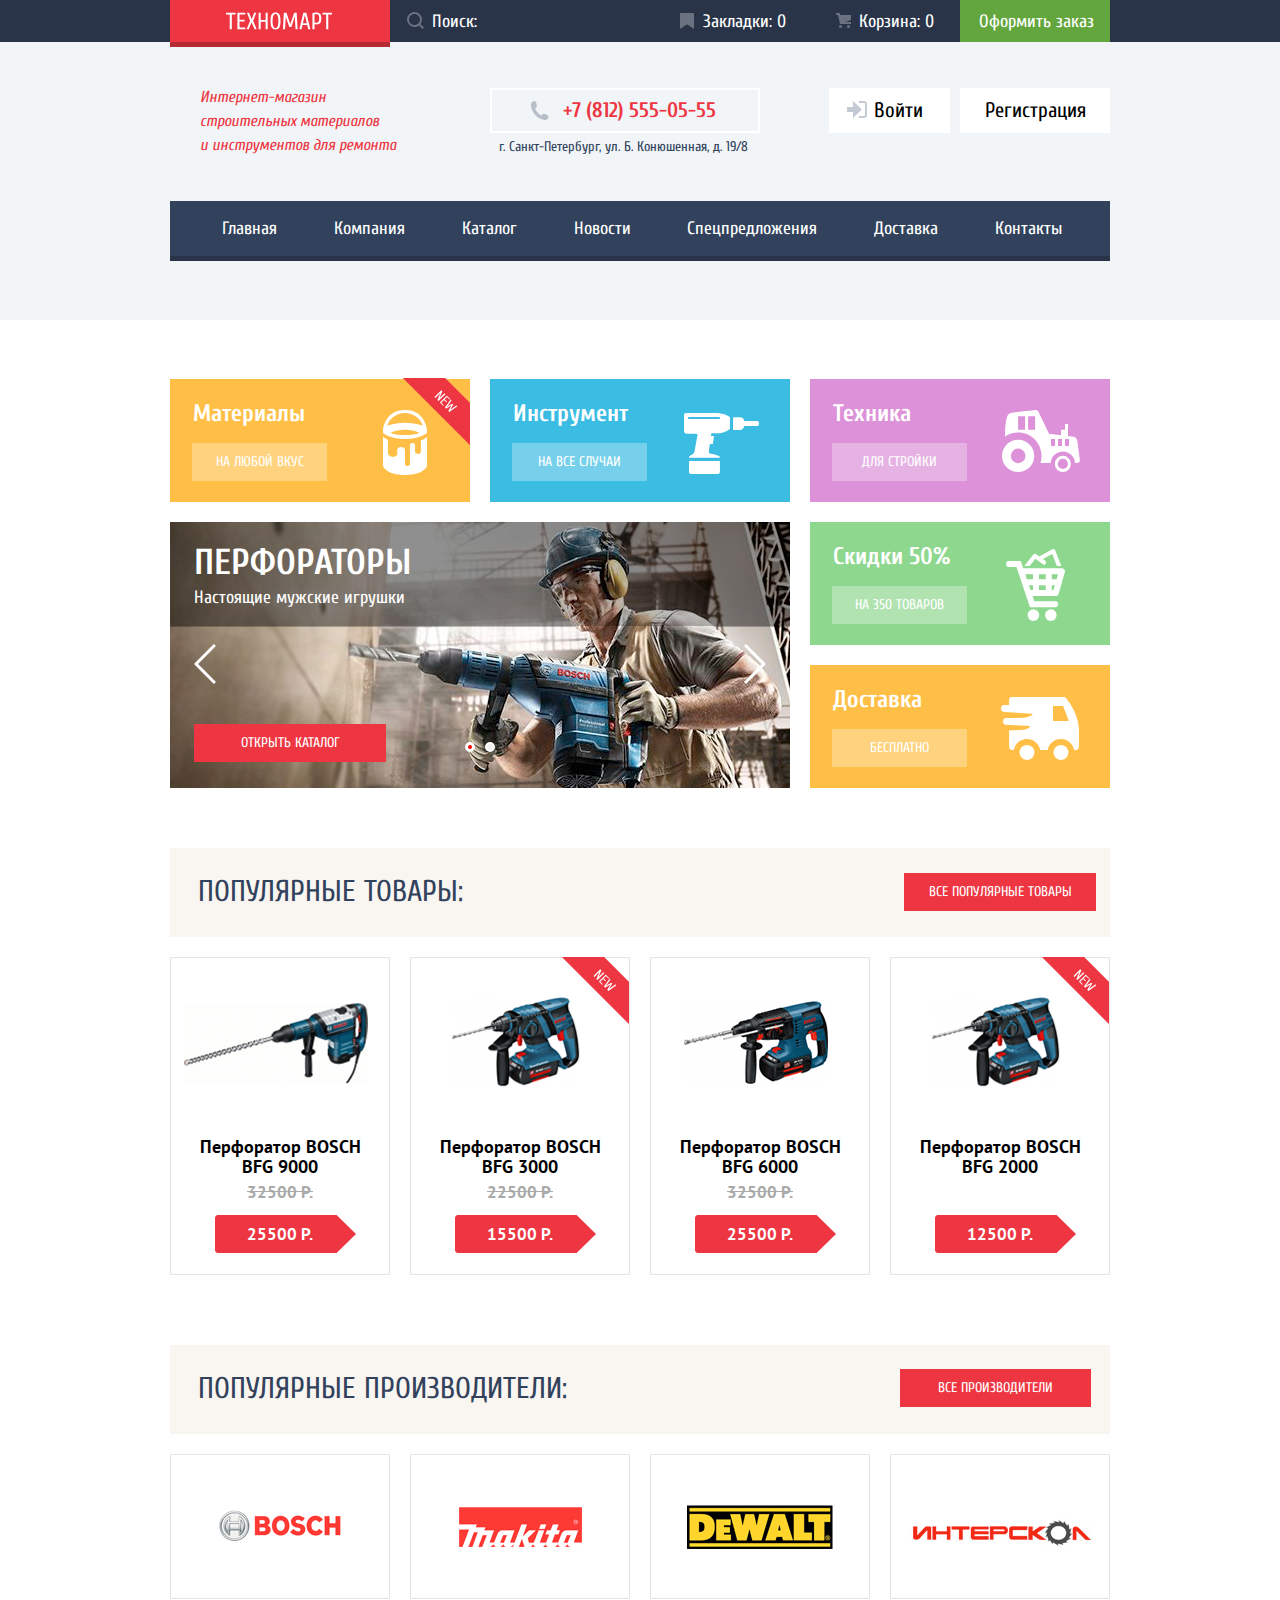
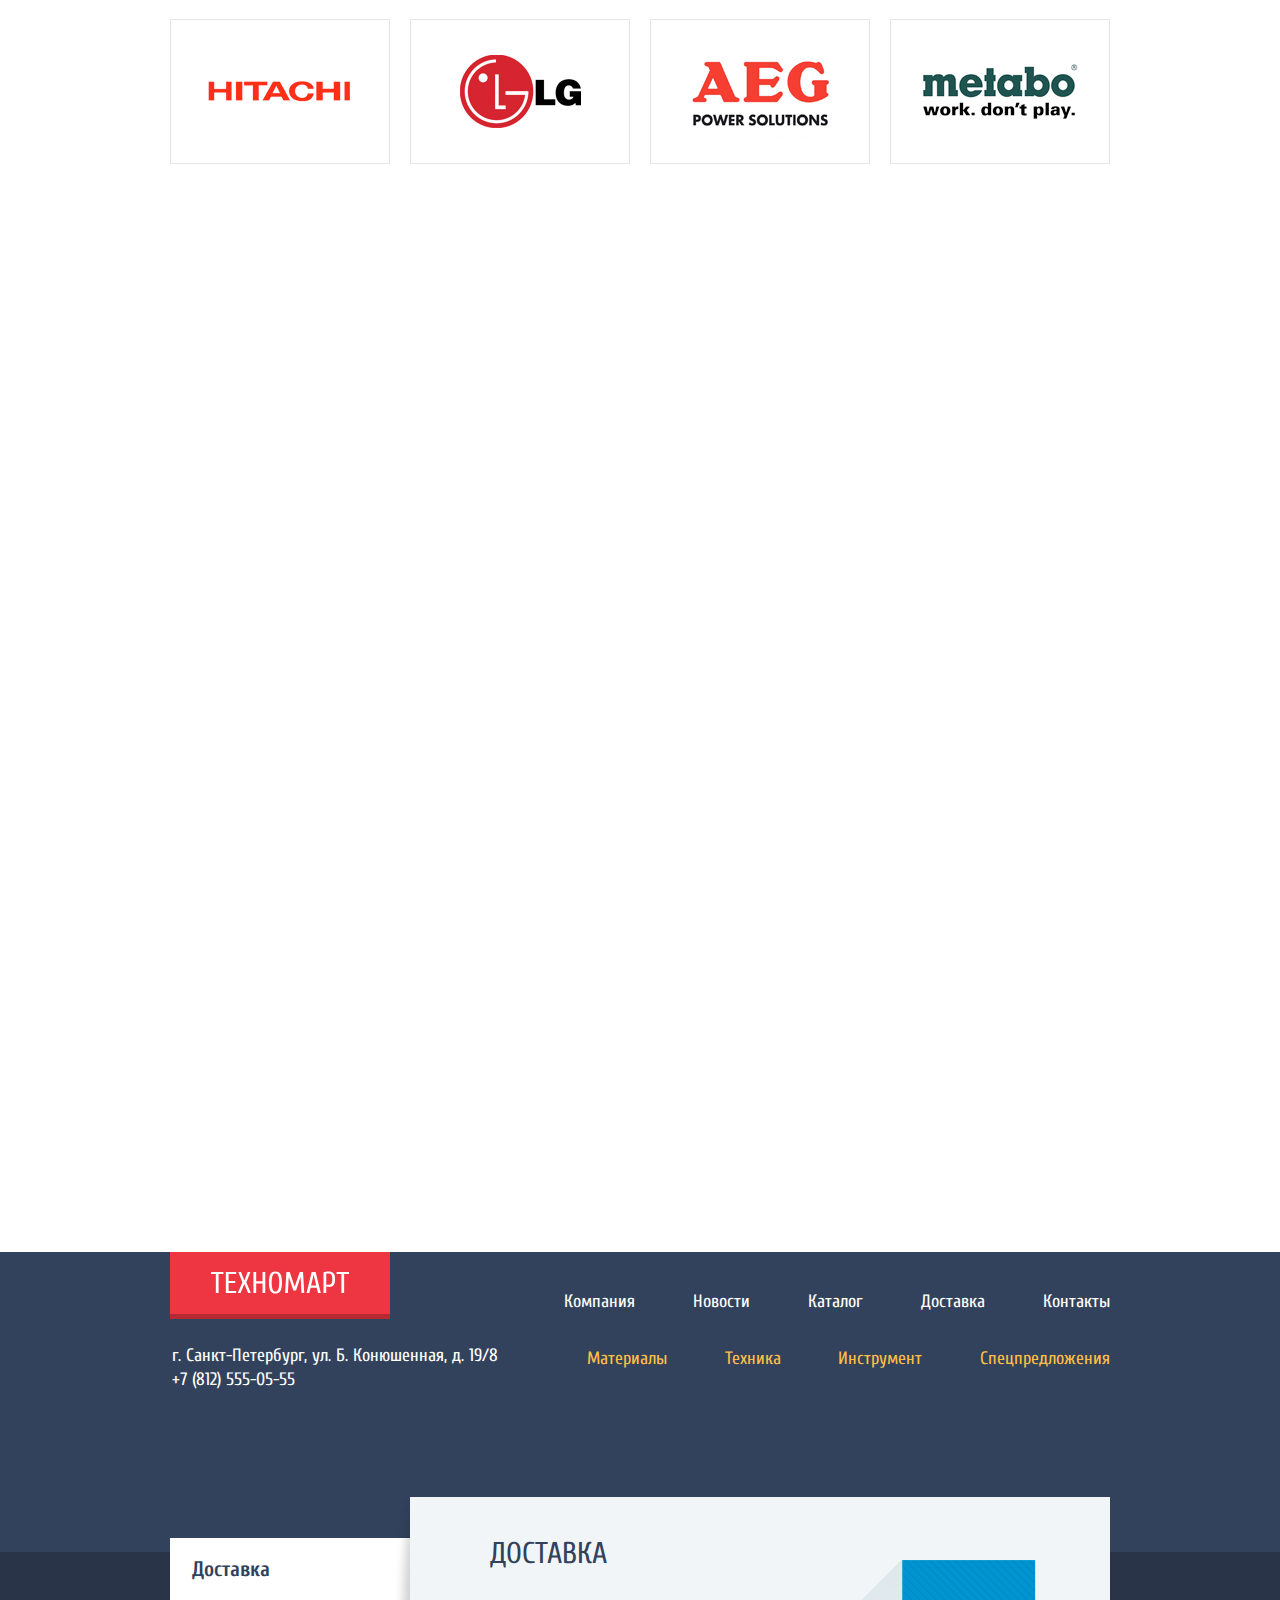
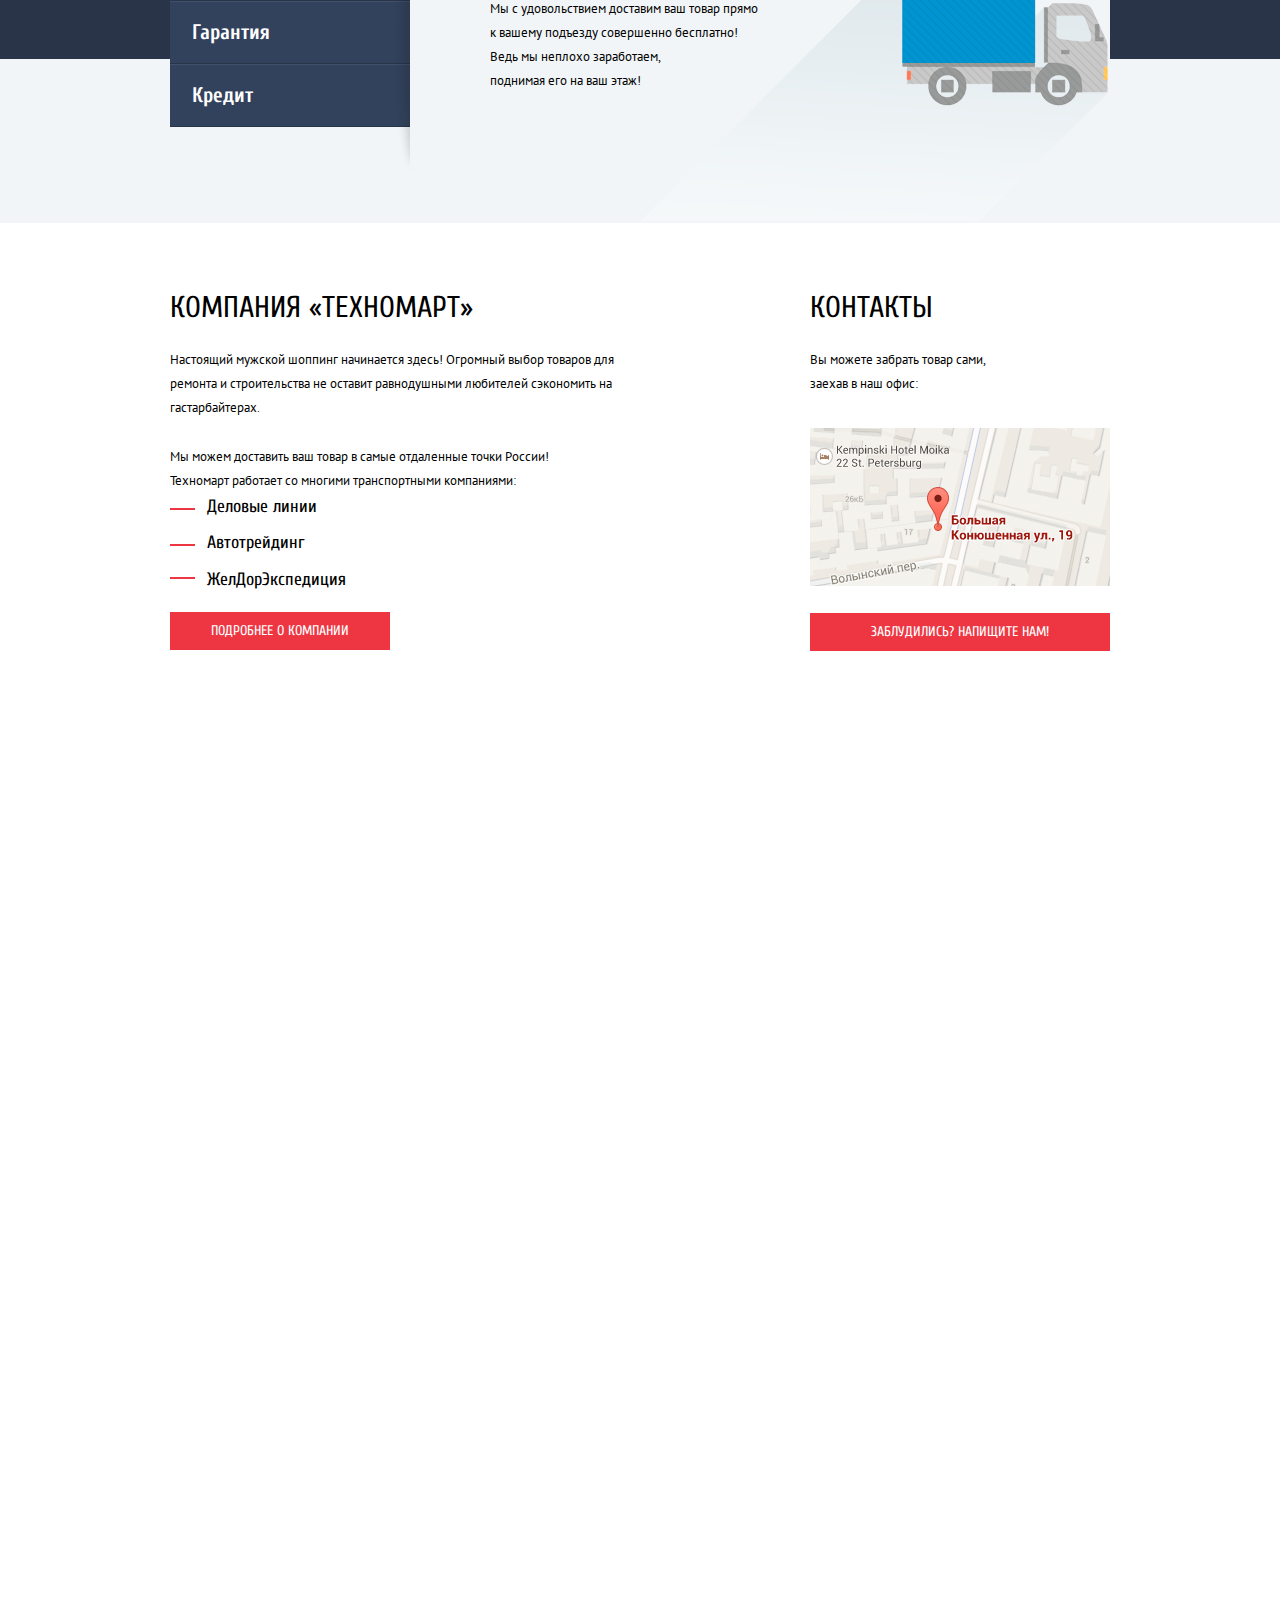
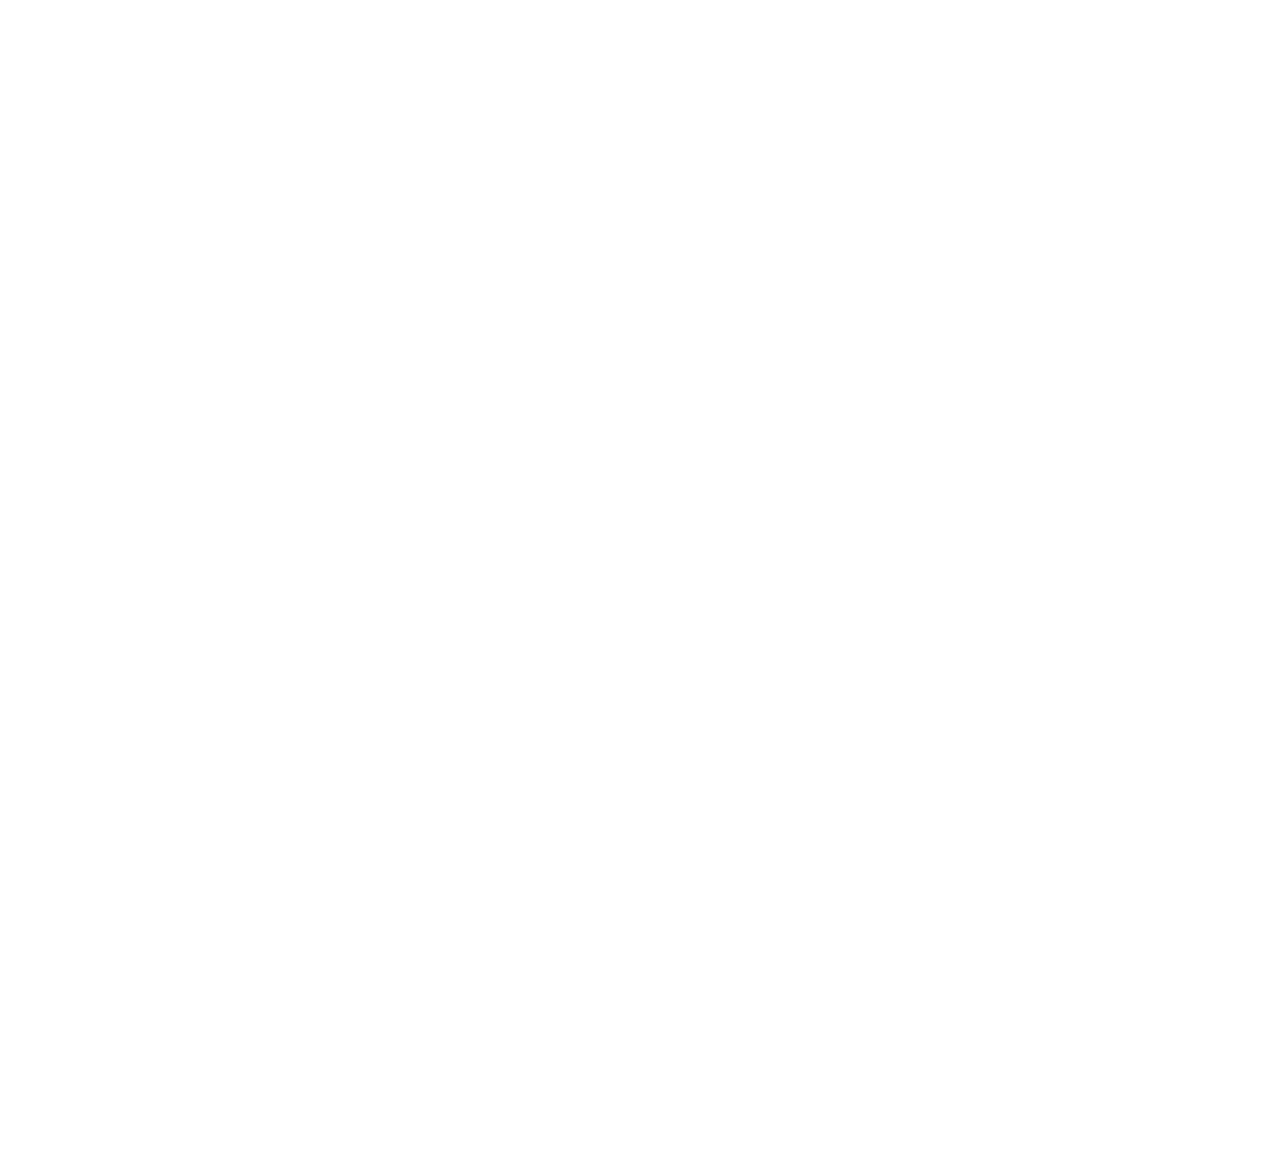
<file: index.html>
<!DOCTYPE html>
<html lang="ru">
  <head>
    <meta charset="utf-8">
    <title>HTML Academy: Техномарт</title>
    <link href="https://fonts.googleapis.com/css2?family=Cuprum:ital,wght@0,400;0,700;1,400&family=PT+Sans:wght@400;700&display=swap" rel="stylesheet">
    <link rel="stylesheet" href="css/normalize.css">
    <link rel="stylesheet" href="css/style.min.css">
  </head>
  <body>

    <header class="header">

      <section class="toolbar">
        <div class="container">
          <h2 class="visually-hidden">Инструменты</h2>
          <ul class="tool-list">
            <li>
              <a class="logo header-logo">
                <img src="img/logo-technomart.svg" width="1008" height="18" alt="Логотип Интернет-маназина «Техномарт»">
              </a>
            </li>
            <li class="tool-item search-group">
              <div class="input-group">
                <form action="https://echo.htmlacademy.ru" method="post">
                  <label for="search" class="visually-hidden" aria-label="Поиск"></label>
                  <input id="search" autocomplete="off" class="search-input" name="search" type="search"
                         placeholder="Поиск:"/>

                  <button class="search-btn" type="submit">
                    <svg xmlns="http://www.w3.org/2000/svg"
                         width="17" height="17" viewBox="0 0 17 17">
                      <path fill="#ffffff"
                            d="M17 15.586l-3.542-3.542A7.465 7.465 0 0 0 15 7.5 7.5 7.5 0 1 0 7.5 15c1.71 0 3.282-.579 4.544-1.542L15.586 17 17 15.586zM2 7.5C2 4.467 4.467 2 7.5 2 10.532 2 13 4.467 13 7.5c0 3.032-2.468 5.5-5.5 5.5A5.506 5.506 0 0 1 2 7.5z"/>
                    </svg>
                  </button>
                </form>

              </div>
            </li>
            <li class="tool-item">
              <a class="btn view-bookmarks-btn" href="#">
                Закладки: 0
              </a>
            </li>
            <li class="tool-item">
              <a class="btn view-cart-btn" href="#">
                Корзина: 0
              </a>
            </li>
            <li class="tool-item">
              <a class="btn order-btn" href="#">Оформить заказ</a>
            </li>
          </ul>
        </div>
      </section>

      <div class="container">
        <div class="header-pane">
          <p>
            Интернет-магазин<br>строительных материалов<br>и инструментов для ремонта
          </p>
          <section class="contact-group">
            <h2 class="visually-hidden">Адресс</h2>
            <div class="phone-box">
              <a href="tel:+78125550555">+7 (812) 555-05-55</a>
            </div>
            <span>г. Санкт-Петербург, ул. Б. Конюшенная, д. 19/8</span>
          </section>
          <section class="account-nav">
            <h2 class="visually-hidden">Аккаунт</h2>
            <ul class="account-nav-list">
              <li>
                <a class="link-button login-link" href="blank.html">
                  Войти
                </a>
              </li>
              <li>
                <a class="link-button register-link" href="blank.html">
                  Регистрация
                </a>
              </li>
            </ul>
          </section>
        </div>
        <nav class="header-nav">
          <h2 class="visually-hidden">Навигация</h2>
          <ul class="header-nav-list">
            <li class="header-nav-item"><a href="index.html">Главная</a></li>
            <li class="header-nav-item"><a href="blank.html">Компания</a></li>
            <li class="header-nav-item"><a href="catalog.html">Каталог</a></li>
            <li class="header-nav-item"><a href="blank.html">Новости</a></li>
            <li class="header-nav-item"><a href="blank.html">Спецпредложения</a></li>
            <li class="header-nav-item"><a href="blank.html">Доставка</a></li>
            <li class="header-nav-item"><a href="blank.html">Контакты</a></li>
          </ul>
        </nav>
      </div>
    </header>

    <main class="main">
      <div class="container">
        <h1 class="visually-hidden">Техномарт, Интернет-маназин стройительных матерьялов и инструментов вля ремонта</h1>

        <!-- PROMO -->
        <section>
          <h2 class="visually-hidden">Промо-блок</h2>
          <div class="promo-container">
            <div class="promo-item yellow bucket-icon new-tag">
              <div class="title">Материалы</div>
              <a href="blank.html">На любой вкус</a>
            </div>
            <div class="promo-item blue drill">
              <div class="title">Инструмент</div>
              <a href="blank.html">На все случаи</a>
            </div>
            <div class="promo-item lilac tractor-icon">
              <div class="title">Техника</div>
              <a href="blank.html">Для стройки</a>
            </div>
            <div class="promo-item green trolley-icon">
              <div class="title">Скидки 50%</div>
              <a href="blank.html">На 350 Товаров</a>
            </div>
            <div class="promo-item yellow van-icon">
              <div class="title">Доставка</div>
              <a href="blank.html">Бесплатно</a>
            </div>
            <div class="promo-slider">
              <ul class="slider-list">
                <li class="slider-item">
                  <div class="slider-banner">
                    <h2 class="title">Перфораторы</h2>
                    <span>Настоящие мужские игрушки</span>
                  </div>
                  <img src="img/promo-slide01.jpg" width="620" height="266" alt="Перфораторы">
                  <a href="catalog.html" class="button-red">ОТКРЫТЬ КАТАЛОГ</a>
                </li>
                <li class="slider-item hidden">
                  <div class="slider-banner">
                    <h2>Дрели</h2>
                    <span>Соседям на радость!</span>
                  </div>
                  <img src="img/promo-slide02.jpg" width="620" height="266" alt="Дрели">
                  <a href="catalog.html" class="button-red">ОТКРЫТЬ КАТАЛОГ</a>
                </li>
              </ul>
              <div class="slider-controls">
                <button class="current" type="button" aria-label="1"></button>
                <button type="button" aria-label="2"></button>
              </div>
              <div class="slider-nav">
                <button class="slider-button-back" type="button" aria-label="Назад"></button>
                <button class="slider-button-next" type="button" aria-label="Вперед"></button>
              </div>
            </div>
          </div>
        </section>

        <!-- CATALOG -->
        <section>
          <div class="banner banner-catalog">
            <h2 class="big-heading">Популярные товары:</h2>
            <a href="blank.html" class="button-red">Все популярные товары</a>
          </div>

          <ul class="catalog-list x1-x4">
            <li class="catalog-item">
              <div class="tile">
                <div class="placeholder">
                  <img src="img/product003.png" width="184" height="164" alt="BOSCH BFG 9000">
                  <div class="controls-group hidden">
                    <button type="button" class="button-green buy-btn">Купить</button>
                    <button type="button" class="button-green bookmark-btn">В закладки</button>
                  </div>
                </div>
                <span class="title">Перфоратор BOSCH BFG 9000</span>
                <span class="price">32500 Р.</span>
                <div class="price-current">
                  <span>
                    25500 Р.
                  </span>
                </div>
              </div>
            </li>
            <li class="catalog-item new-tag">
              <div class="tile">
                <div class="placeholder">
                  <img src="img/product002.png" width="128" height="113" alt="BOSCH BFG 3000">
                  <div class="controls-group hidden">
                    <button type="button" class="button-green buy-btn">Купить</button>
                    <button type="button" class="button-green bookmark-btn">В закладки</button>
                  </div>
                </div>
                <span class="title">Перфоратор BOSCH BFG 3000</span>
                <span class="price">22500 Р.</span>
                <div class="price-current">
                  <span>
                    15500 Р.
                  </span>
                </div>
              </div>
            </li>
            <li class="catalog-item">
              <div class="tile">
                <div class="placeholder">
                  <img src="img/product001.png" width="144" height="128" alt="BOSCH BFG 9000">
                  <div class="controls-group hidden">
                    <button type="button" class="button-green buy-btn">Купить</button>
                    <button type="button" class="button-green bookmark-btn">В закладки</button>
                  </div>
                </div>
                <span class="title">Перфоратор BOSCH BFG 6000</span>
                <span class="price">32500 Р.</span>
                <div class="price-current">
                  <span>
                    25500 Р.
                  </span>
                </div>
              </div>
            </li>
            <li class="catalog-item new-tag">
              <div class="tile">
                <div class="placeholder">
                  <img src="img/product002.png" width="128" height="113" alt="BOSCH BFG 2000">
                  <div class="controls-group hidden">
                    <button type="button" class="button-green buy-btn">Купить</button>
                    <button type="button" class="button-green bookmark-btn">В закладки</button>
                  </div>
                </div>
                <span class="title">Перфоратор BOSCH BFG 2000</span>
                <span class="price hidden">32500 Р.</span>
                <div class="price-current">
                  <span>
                    12500 Р.
                  </span>
                </div>
              </div>
            </li>
          </ul>
        </section>

        <!-- POPULAR BRANDS -->
        <section>
          <div class="banner banner-brands">
            <h2 class="big-heading">Популярные Производители:</h2>
            <a href="#" class="button-red">Все производители</a>
          </div>
          <ul class="brand-list">
            <li class="brand-item">
              <a href="#">
                <img src="img/bosch.svg" width="126" height="37" alt="Bosh">
              </a>
            </li>
            <li class="brand-item">
              <a href="#">
                <img src="img/makita.svg" width="123" height="40" alt="Makita">
              </a>
            </li>
            <li class="brand-item">
              <a href="">
                <img src="img/dewalt.svg" width="146" height="44" alt="DeWalt">
              </a>
            </li>
            <li class="brand-item">
              <a href="#">
                <img src="img/interskol.svg" width="200" height="88" alt="Интерскол">
              </a>
            </li>
            <li class="brand-item">
              <a href="#">
                <img src="img/hitachi.svg" width="169" height="31" alt="Hitachi">
              </a>
            </li>
            <li class="brand-item">
              <a href="#">
                <img src="img/lg.svg" width="121" height="73" alt="LG">
              </a>
            </li>
            <li class="brand-item">
              <a href="#">
                <img src="img/aeg.svg" width="151" height="96" alt="AEG">
              </a>
            </li>
            <li class="brand-item">
              <a href="#">
                <img src="img/metabo.svg" width="204" height="69" alt="Matabo">
              </a>
            </li>
          </ul>
        </section>
      </div>

      <!-- SERVICES -->
      <section class="section-grey">
        <div class="container">
          <h2>Сервисы</h2>
          <p>
            Хороший интернет-магазин отличается от плохого не только ценами!<br>
            Мы стараемся изо всех сил, чтобы сделать ваши покупки приятными.
          </p>
          <!-- SIDE MENU -->
          <div class="side-menu">
            <ul class="side-menu__navbar">
              <li><a class="side-menu__tab current" href="#delivery">Доставка</a></li>
              <li><a class="side-menu__tab" href="#warranty">Гарантия</a></li>
              <li><a class="side-menu__tab" href="#finance">Кредит</a></li>
            </ul>
            <div class="content-panel">
              <section class="side-menu__content delivery" id="delivery">
                <h3>Доставка</h3>
                <p>Мы с удовольствием доставим ваш товар прямо<br>
                  к вашему подъезду совершенно бесплатно!<br>
                  Ведь мы неплохо заработаем,<br> поднимая его на ваш этаж!</p>
              </section>
              <section class="side-menu__content warranty hidden" id="warranty">
                <h3>Гарантия</h3>
                <p>Если купленный у нас товар поломается или заискрит,<br>
                  а также в случае пожара, спровоцированного его<br>
                  возгоранием, вы всегда можете быть уверены в нашей<br>
                  гарантии. Мы обменяем сгоревший товар на новый.<br>
                  Дом уж восстановите как-нибудь сами.</p>
              </section>
              <section class="side-menu__content finance hidden" id="finance">
                <h3>Кредит</h3>
                <p>Залезть в долговую яму стало проще!<br>
                  Кредитные консультанты придут вам на помощь.
                </p>
                <a href="#" class="button-red">ОТПРАВИТЬ ЗАЯВКУ</a>
              </section>
            </div>
          </div>
        </div>
      </section>

      <!-- COMPANY INFO SECTION -->
      <div class="container">
        <div class="col-x2">
          <section class="col-1">
            <h2>Компания «Техномарт»</h2>
            <p>
              Настоящий мужской шоппинг начинается здесь! Огромный выбор товаров для<br> ремонта и строительства
              не оставит равнодушными любителей сэкономить на<br> гастарбайтерах.
            </p>
            <p>
              Мы можем доставить ваш товар в самые отдаленные точки России!<br>
              Техномарт работает со многими транспортными компаниями:
            </p>
            <ul class="courier-list">
              <li>Деловые линии</li>
              <li>Автотрейдинг</li>
              <li>ЖелДорЭкспедиция</li>
            </ul>
            <a href="blank.html" class="button-red">Подробнее о компании</a>
          </section>
          <section class="col-2">
            <h2>Контакты</h2>
            <p>
              Вы можете забрать товар сами,<br>
              заехав в наш офис:
            </p>
            <a class="map-link" href="#">
              <img class="map-image" src="img/map.png" width="300" height="158"
                   alt="г. Санкт-Петербург, ул. Б. Конюшенная, д. 19/8">
            </a>

            <a href="#" class="msg-link button-red">Заблудились? Напищите нам!</a>
          </section>
        </div>
      </div>

    </main>

    <footer class="footer">
      <div class="footer-upper-pane container">
        <a class="logo footer-logo" href="index.html">
          <img src="img/logo-technomart.svg" width="138" height="23" alt="Техномарт">
        </a>
        <ul class="footer-nav-list upper-menu">
          <li class="footer-nav-item"><a class="white-link" href="#">Компания</a></li>
          <li class="footer-nav-item"><a class="white-link" href="#">Новости</a></li>
          <li class="footer-nav-item"><a class="white-link" href="catalog.html">Каталог</a></li>
          <li class="footer-nav-item"><a class="white-link" href="#">Доставка</a></li>
          <li class="footer-nav-item"><a class="white-link" href="#">Контакты</a></li>
        </ul>
        <span>
          г. Санкт-Петербург, ул. Б. Конюшенная, д. 19/8<br> +7 (812) 555-05-55
        </span>
        <ul class="footer-nav-list">
          <li class="footer-nav-item"><a class="yellow-link" href="#">Материалы</a></li>
          <li class="footer-nav-item"><a class="yellow-link" href="#">Техника</a></li>
          <li class="footer-nav-item"><a class="yellow-link" href="#">Инструмент</a></li>
          <li class="footer-nav-item"><a class="yellow-link" href="#">Спецпредложения</a></li>
        </ul>
      </div>
      <div class="footer-bpane">
        <div class="container">
          <section class="copyright">
            <h2 class="visually-hidden">Копирайт</h2>
            <p>
              &copy; 2010–2019 Компания «Техномарт»
              Все права защищены
            </p>
          </section>
          <section>
            <h2 class="visually-hidden">Наши соцсети</h2>
            <ul class="contacts-list">
              <li class="contacts-list-item">
                <span class="visually-hidden">Вконтакте</span>
                <a class="contacts-button vk-icon" href="#"></a>
              </li>
              <li class="contacts-list-item">
                <span class="visually-hidden">Фэйсбук</span>
                <a class="contacts-button fb-icon" href="#"></a>
              </li>
              <li class="contacts-list-item">
                <span class="visually-hidden">Инстаграм</span>
                <a class="contacts-button instra-icon" href="#"></a>
              </li>
            </ul>
          </section>
          <section class="right-column">
            <div>
              <span class="small-text-white">Обратная связь:</span>
              <a class="yellow-link" href="mailito:mail@htmlacademy.ru">mail@htmlacademy.ru</a>
            </div>
            <div>
              <span class="small-text-white">Разработано -</span>
              <a class="yellow-link" href="https://htmlacademy.ru/intensive/htmlcss">htmlacademy.ru</a>
            </div>
          </section>
        </div>
      </div>
    </footer>

    <!-- MAP POPUP -->
    <div class="model model-map hidden">
      <h2 class="visually-hidden">Как добраться</h2>
      <button type="button" aria-label="Закрыть" class="model-close"></button>
      <iframe src="https://www.google.com/maps/embed?pb=!1m18!1m12!1m3!1d1998.6037872533277!2d30.320858716096975!3d59.93871648187614!2m3!1f0!2f0!3f0!3m2!1i1024!2i768!4f13.1!3m3!1m2!1s0x4696310fca145cc1%3A0x42b32648d8238007!2z0JHQvtC70YzRiNCw0Y8g0JrQvtC90Y7RiNC10L3QvdCw0Y8g0YPQuy4sIDE5LzgsINCh0LDQvdC60YIt0J_QtdGC0LXRgNCx0YPRgNCzLCDQoNC-0YHRgdC40Y8sIDE5MTE4Ng!5e0!3m2!1sru!2snz!4v1592795790005!5m2!1sru!2snz"
              width="943" height="449" allowfullscreen="" aria-hidden="false" tabindex="0"></iframe>
    </div>

    <!-- MESSAGE POPUP -->
    <div class="model model-msg hidden">
      <h2 class="visually-hidden">Напищите нам</h2>
      <button type="button" aria-label="Закрыть" class="model-close"></button>
      <form class="msg-form" action="https://echo.htmlacademy.ru/" method="post" enctype="multipart/form-data">
        <div class="content">
          <p>
            <label for="name">Ваше имя:<br>
              <input id="name" name="name" type="text" placeholder="Имя Фамилия" required />
            </label>
          </p>
          <p>
            <label for="email">Ваш e-mail:<br>
              <input id="email" name="email" type="email" placeholder="email@example.com" required />
            </label>
          </p>
          <p>
            <label for="message">Текст письма:<br>
              <textarea id="message" name="message" placeholder="В свободной форме" required ></textarea>
            </label>
          </p>
        </div>
        <div class="buttons-panel">
          <button class="button-red" type="submit">Оформить Заказ</button>
        </div>
      </form>
    </div>

    <!-- CONFIRMATION POPUP -->
    <div class="model model-confirm-msg hidden">
      <h2 class="visually-hidden">Подтверждение</h2>
      <button type="button" aria-label="Закрыть" class="model-close">
      </button>
      <div>
        <div class="content-placeholder success">
          <span >Товар добавлен в корзину</span>
        </div>
        <div class="buttons-panel">
          <button class="button-red" type="button">Оформить Заказ</button>
          <button class="button-red close-button" type="button">Продолжить Покупки</button>
        </div>
      </div>
    </div>

    <script src="js/script.min.js"></script>
  </body>
</html>
</file>
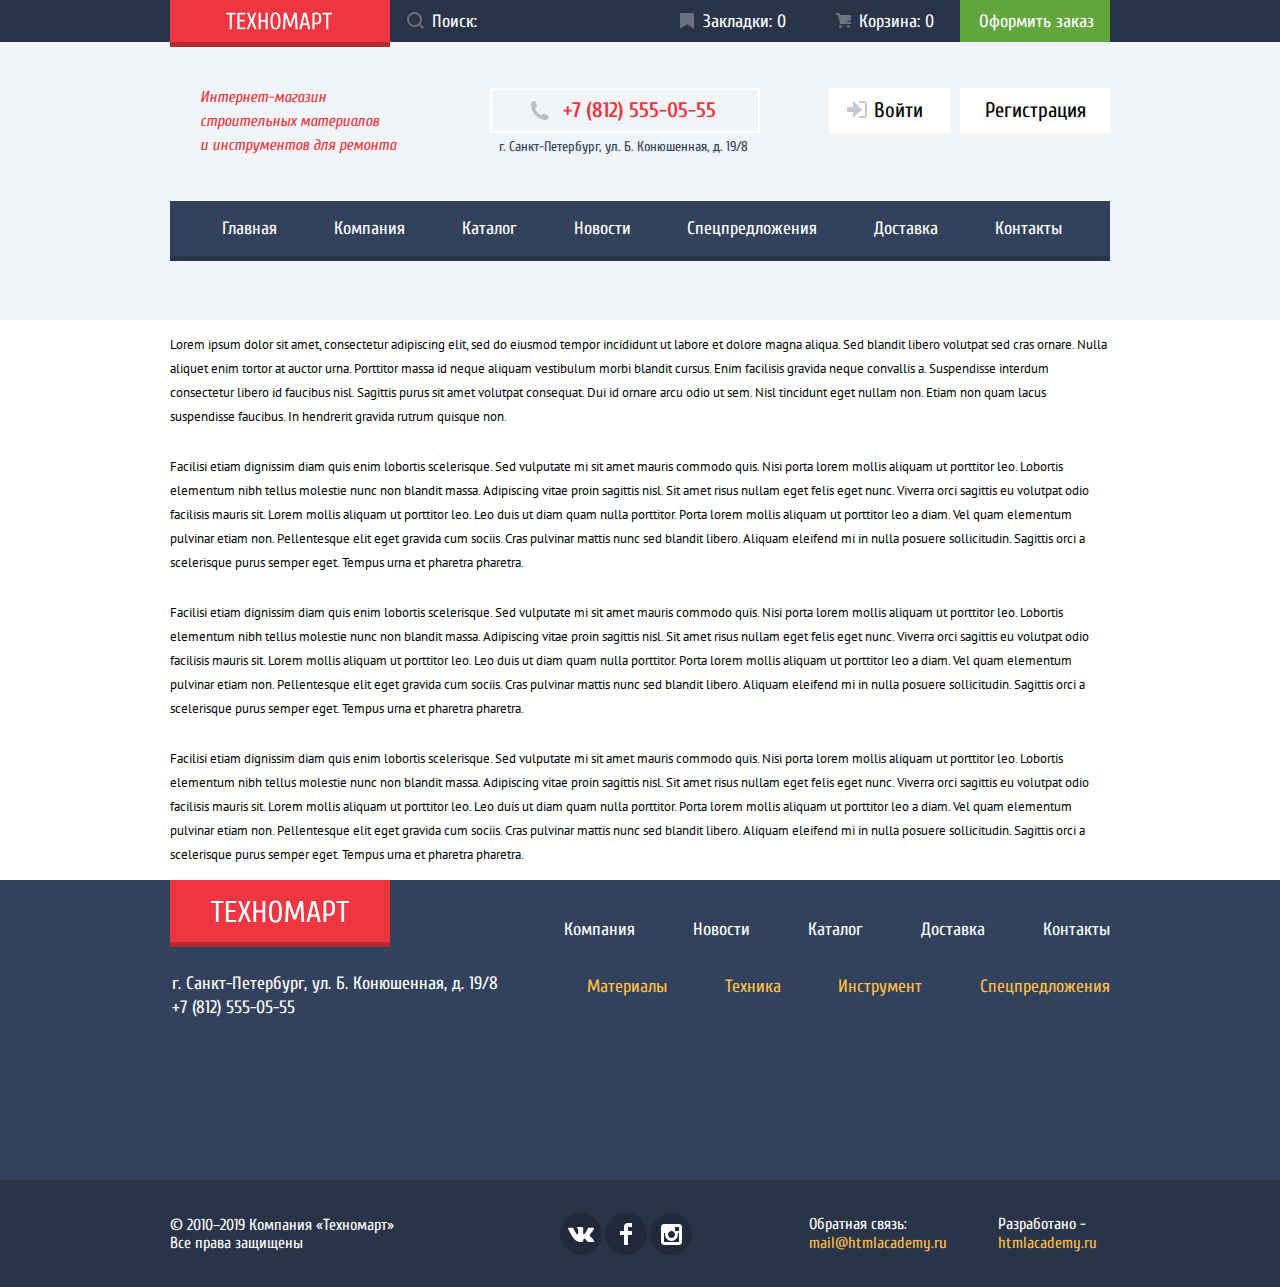
<file: blank.html>
<!DOCTYPE html>
<html lang="ru">
  <head>
    <meta charset="utf-8">
    <title>HTML Academy: Техномарт</title>
    <link href="https://fonts.googleapis.com/css2?family=Cuprum:ital,wght@0,400;0,700;1,400&family=PT+Sans:wght@400;700&display=swap" rel="stylesheet">
    <link rel="stylesheet" href="css/normalize.css">
    <link rel="stylesheet" href="css/style.min.css">
  </head>
  <body>

    <header class="header">

      <section class="toolbar">
        <div class="container">
          <h2 class="visually-hidden">Инструменты</h2>
          <ul class="tool-list">
            <li>
              <a href="index.html" class="logo header-logo">
                <img src="img/logo-technomart.svg" width="1008" height="18" alt="Логотип Интернет-маназина «Техномарт»">
              </a>
            </li>
            <li class="tool-item search-group">
              <div class="input-group">
                <form action="https://echo.htmlacademy.ru" method="post">
                  <label for="search" class="visually-hidden" aria-label="Поиск"></label>
                  <input id="search" autocomplete="off" class="search-input" name="search" type="search"
                         placeholder="Поиск:"/>

                  <button class="search-btn" type="submit">
                    <svg xmlns="http://www.w3.org/2000/svg"
                         width="17" height="17" viewBox="0 0 17 17">
                      <path fill="#ffffff"
                            d="M17 15.586l-3.542-3.542A7.465 7.465 0 0 0 15 7.5 7.5 7.5 0 1 0 7.5 15c1.71 0 3.282-.579 4.544-1.542L15.586 17 17 15.586zM2 7.5C2 4.467 4.467 2 7.5 2 10.532 2 13 4.467 13 7.5c0 3.032-2.468 5.5-5.5 5.5A5.506 5.506 0 0 1 2 7.5z"/>
                    </svg>
                  </button>
                </form>

              </div>
            </li>
            <li class="tool-item">
              <a class="btn view-bookmarks-btn" href="#">
                Закладки: 0
              </a>
            </li>
            <li class="tool-item">
              <a class="btn view-cart-btn" href="#">
                Корзина: 0
              </a>
            </li>
            <li class="tool-item">
              <a class="btn order-btn" href="#">Оформить заказ</a>
            </li>
          </ul>
        </div>
      </section>

      <div class="container">
        <div class="header-pane">
          <p>
            Интернет-магазин<br>строительных материалов<br>и инструментов для ремонта
          </p>
          <section class="contact-group">
            <h2 class="visually-hidden">Адресс</h2>
            <div class="phone-box">
              <a href="tel:+78125550555">+7 (812) 555-05-55</a>
            </div>
            <span>г. Санкт-Петербург, ул. Б. Конюшенная, д. 19/8</span>
          </section>
          <section class="account-nav">
            <h2 class="visually-hidden">Аккаунт</h2>
            <ul class="account-nav-list">
              <li>
                <a class="link-button login-link" href="blank.html">
                  Войти
                </a>
              </li>
              <li>
                <a class="link-button register-link" href="blank.html">
                  Регистрация
                </a>
              </li>
            </ul>
          </section>
        </div>
        <nav class="header-nav">
          <h2 class="visually-hidden">Навигация</h2>
          <ul class="header-nav-list">
            <li class="header-nav-item"><a href="index.html">Главная</a></li>
            <li class="header-nav-item"><a href="blank.html">Компания</a></li>
            <li class="header-nav-item"><a href="catalog.html">Каталог</a></li>
            <li class="header-nav-item"><a href="blank.html">Новости</a></li>
            <li class="header-nav-item"><a href="blank.html">Спецпредложения</a></li>
            <li class="header-nav-item"><a href="blank.html">Доставка</a></li>
            <li class="header-nav-item"><a href="blank.html">Контакты</a></li>
          </ul>
        </nav>
      </div>
    </header>

    <main class="main">
      <div class="container">
        <p>
          Lorem ipsum dolor sit amet, consectetur adipiscing elit, sed do eiusmod tempor incididunt ut labore et dolore
          magna aliqua. Sed blandit libero volutpat sed cras ornare. Nulla aliquet enim tortor at auctor urna. Porttitor
          massa id neque aliquam vestibulum morbi blandit cursus. Enim facilisis gravida neque convallis a. Suspendisse
          interdum consectetur libero id faucibus nisl. Sagittis purus sit amet volutpat consequat. Dui id ornare arcu
          odio ut sem. Nisl tincidunt eget nullam non. Etiam non quam lacus suspendisse faucibus. In hendrerit gravida
          rutrum quisque non.
        </p>

        <p>
          Facilisi etiam dignissim diam quis enim lobortis scelerisque. Sed vulputate mi sit amet mauris commodo quis.
          Nisi porta lorem mollis aliquam ut porttitor leo. Lobortis elementum nibh tellus molestie nunc non blandit
          massa. Adipiscing vitae proin sagittis nisl. Sit amet risus nullam eget felis eget nunc. Viverra orci sagittis
          eu volutpat odio facilisis mauris sit. Lorem mollis aliquam ut porttitor leo. Leo duis ut diam quam nulla
          porttitor. Porta lorem mollis aliquam ut porttitor leo a diam. Vel quam elementum pulvinar etiam non.
          Pellentesque elit eget gravida cum sociis. Cras pulvinar mattis nunc sed blandit libero. Aliquam eleifend mi
          in nulla posuere sollicitudin. Sagittis orci a scelerisque purus semper eget. Tempus urna et pharetra
          pharetra.
        </p>

        <p>
          Facilisi etiam dignissim diam quis enim lobortis scelerisque. Sed vulputate mi sit amet mauris commodo quis.
          Nisi porta lorem mollis aliquam ut porttitor leo. Lobortis elementum nibh tellus molestie nunc non blandit
          massa. Adipiscing vitae proin sagittis nisl. Sit amet risus nullam eget felis eget nunc. Viverra orci sagittis
          eu volutpat odio facilisis mauris sit. Lorem mollis aliquam ut porttitor leo. Leo duis ut diam quam nulla
          porttitor. Porta lorem mollis aliquam ut porttitor leo a diam. Vel quam elementum pulvinar etiam non.
          Pellentesque elit eget gravida cum sociis. Cras pulvinar mattis nunc sed blandit libero. Aliquam eleifend mi
          in nulla posuere sollicitudin. Sagittis orci a scelerisque purus semper eget. Tempus urna et pharetra
          pharetra.
        </p>

        <p>
          Facilisi etiam dignissim diam quis enim lobortis scelerisque. Sed vulputate mi sit amet mauris commodo quis.
          Nisi porta lorem mollis aliquam ut porttitor leo. Lobortis elementum nibh tellus molestie nunc non blandit
          massa. Adipiscing vitae proin sagittis nisl. Sit amet risus nullam eget felis eget nunc. Viverra orci sagittis
          eu volutpat odio facilisis mauris sit. Lorem mollis aliquam ut porttitor leo. Leo duis ut diam quam nulla
          porttitor. Porta lorem mollis aliquam ut porttitor leo a diam. Vel quam elementum pulvinar etiam non.
          Pellentesque elit eget gravida cum sociis. Cras pulvinar mattis nunc sed blandit libero. Aliquam eleifend mi
          in nulla posuere sollicitudin. Sagittis orci a scelerisque purus semper eget. Tempus urna et pharetra
          pharetra.
        </p>
      </div>
    </main>

    <footer class="footer">
      <div class="footer-upper-pane container">
        <a class="logo footer-logo" href="index.html">
          <img src="img/logo-technomart.svg" width="138" height="23" alt="Техномарт">
        </a>
        <ul class="footer-nav-list upper-menu">
          <li class="footer-nav-item"><a class="white-link" href="#">Компания</a></li>
          <li class="footer-nav-item"><a class="white-link" href="#">Новости</a></li>
          <li class="footer-nav-item"><a class="white-link" href="catalog.html">Каталог</a></li>
          <li class="footer-nav-item"><a class="white-link" href="#">Доставка</a></li>
          <li class="footer-nav-item"><a class="white-link" href="#">Контакты</a></li>
        </ul>
        <span>
          г. Санкт-Петербург, ул. Б. Конюшенная, д. 19/8<br> +7 (812) 555-05-55
        </span>
        <ul class="footer-nav-list">
          <li class="footer-nav-item"><a class="yellow-link" href="#">Материалы</a></li>
          <li class="footer-nav-item"><a class="yellow-link" href="#">Техника</a></li>
          <li class="footer-nav-item"><a class="yellow-link" href="#">Инструмент</a></li>
          <li class="footer-nav-item"><a class="yellow-link" href="#">Спецпредложения</a></li>
        </ul>
      </div>
      <div class="footer-bpane">
        <div class="container">
          <section class="copyright">
            <h2 class="visually-hidden">Копирайт</h2>
            <p>
              &copy; 2010–2019 Компания «Техномарт»
              Все права защищены
            </p>
          </section>
          <section>
            <h2 class="visually-hidden">Наши соцсети</h2>
            <ul class="contacts-list">
              <li class="contacts-list-item">
                <span class="visually-hidden">Вконтакте</span>
                <a class="contacts-button vk-icon" href="#"></a>
              </li>
              <li class="contacts-list-item">
                <span class="visually-hidden">Фэйсбук</span>
                <a class="contacts-button fb-icon" href="#"></a>
              </li>
              <li class="contacts-list-item">
                <span class="visually-hidden">Инстаграм</span>
                <a class="contacts-button instra-icon" href="#"></a>
              </li>
            </ul>
          </section>
          <section class="right-column">
            <div>
              <span class="small-text-white">Обратная связь:</span>
              <a class="yellow-link" href="mailito:mail@htmlacademy.ru">mail@htmlacademy.ru</a>
            </div>
            <div>
              <span class="small-text-white">Разработано -</span>
              <a class="yellow-link" href="https://htmlacademy.ru/intensive/htmlcss">htmlacademy.ru</a>
            </div>
          </section>
        </div>
      </div>
    </footer>

  </body>
</html>
</file>
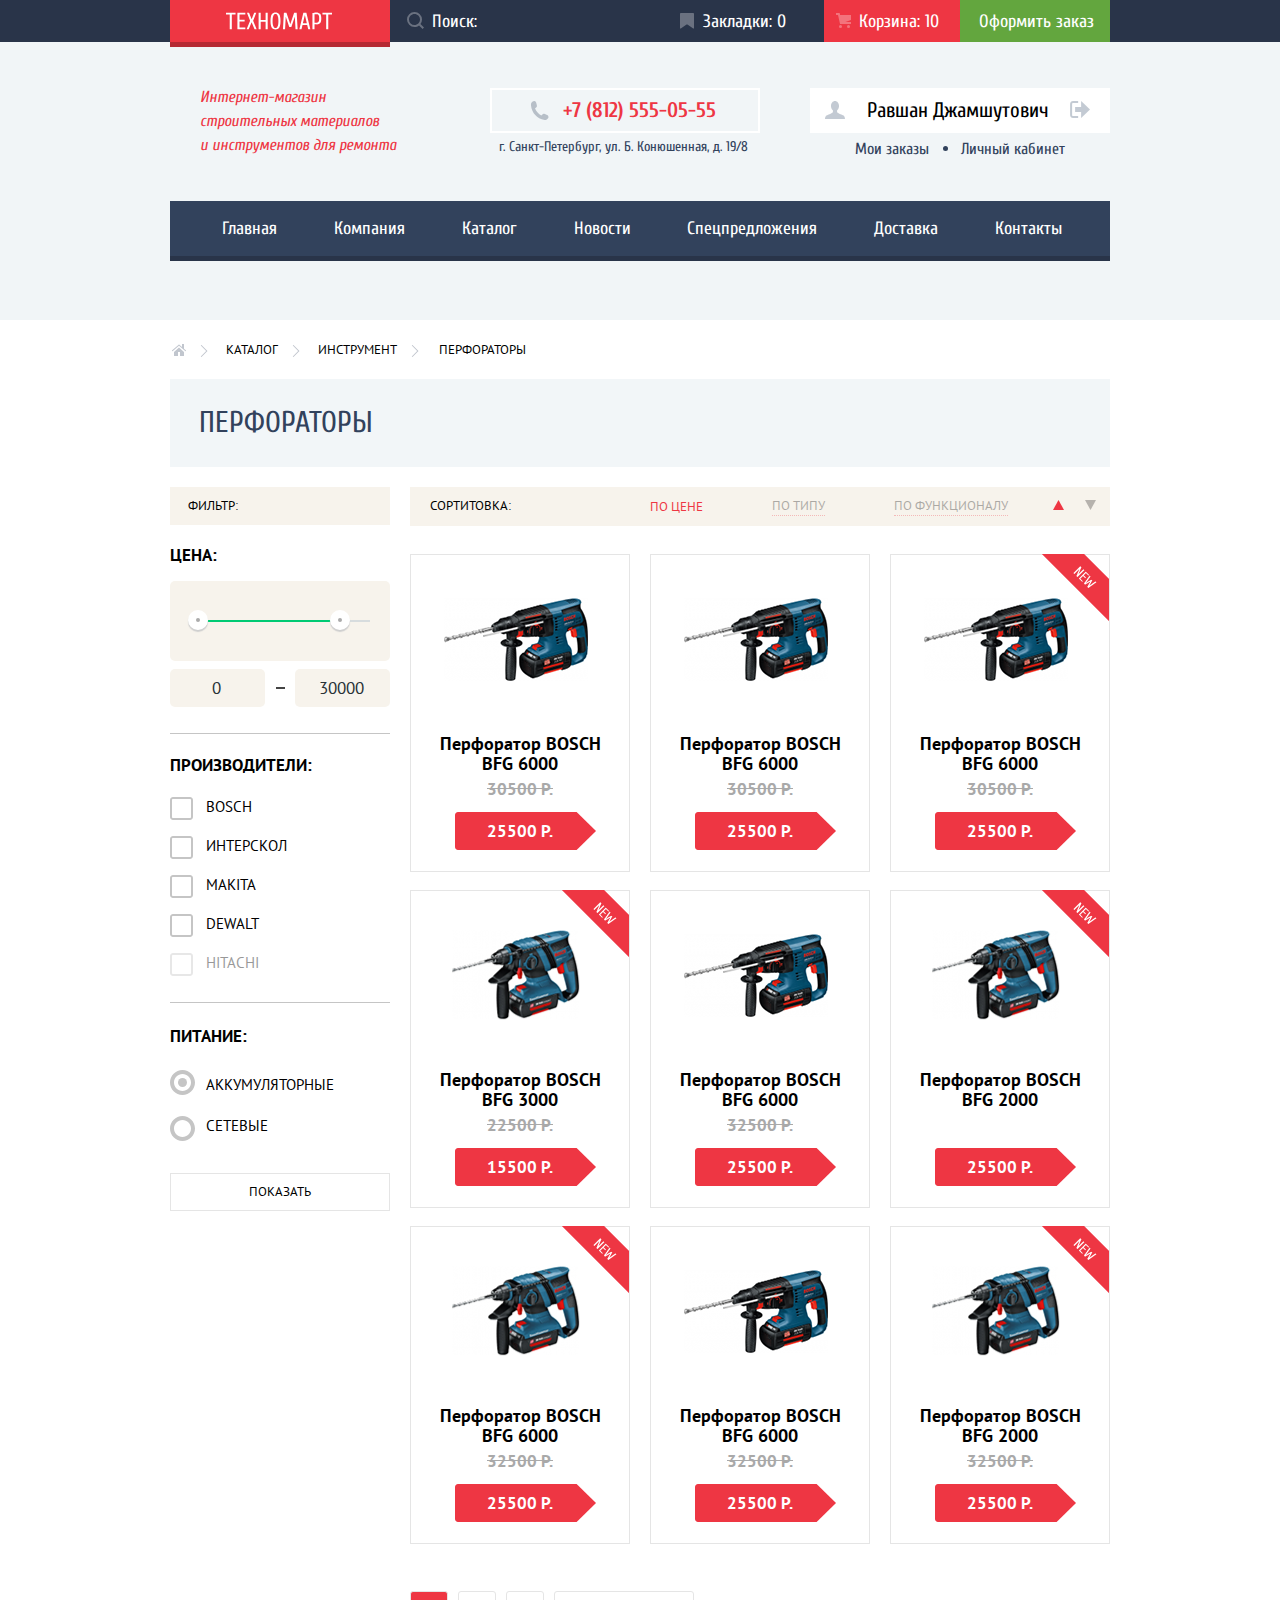
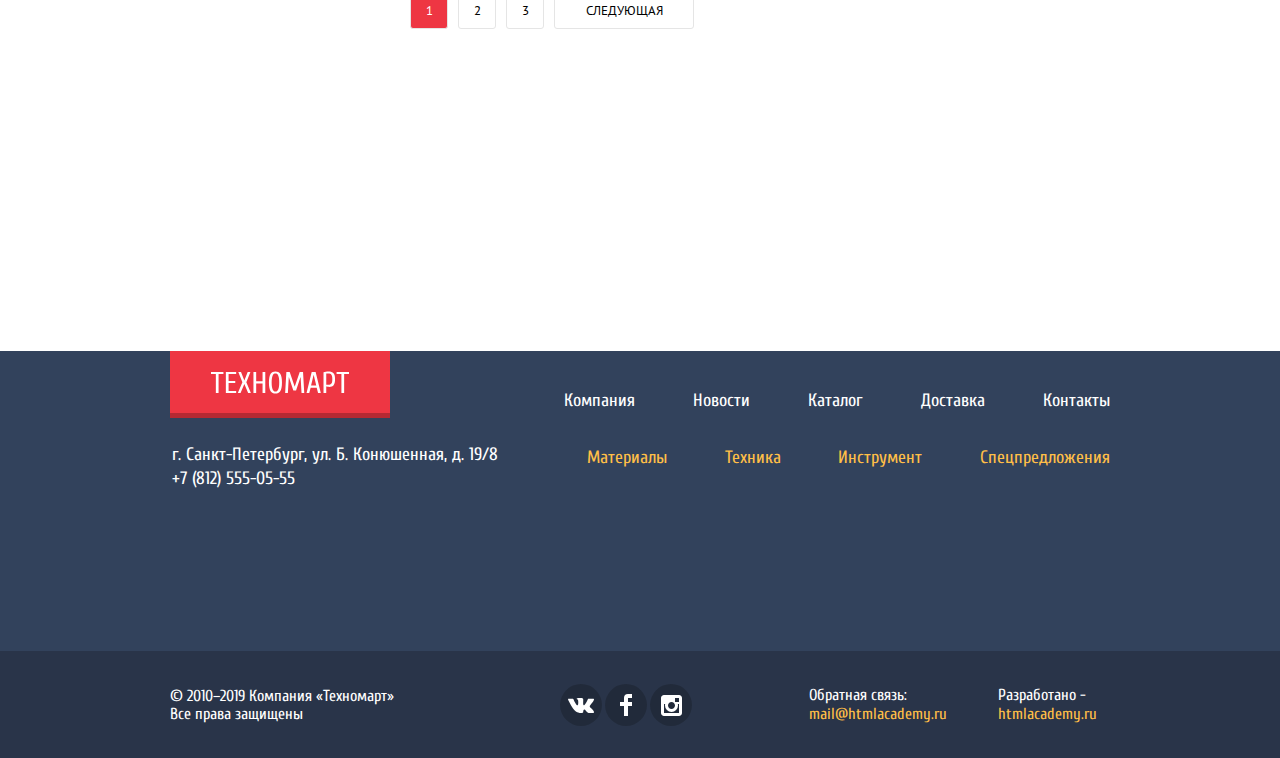
<file: catalog.html>
<!DOCTYPE html>
<html lang="ru">
  <head>
    <meta charset="utf-8">
    <title>HTML Academy: Техномарт</title>
    <link href="https://fonts.googleapis.com/css2?family=Cuprum:ital,wght@0,400;0,700;1,400&family=PT+Sans:wght@400;700&display=swap" rel="stylesheet">
    <link rel="stylesheet" href="css/normalize.css">
    <link rel="stylesheet" href="css/style.min.css">
  </head>
  <body>

    <header class="header">

      <section class="toolbar">
        <div class="container">
          <h2 class="visually-hidden">Инструменты</h2>
          <ul class="tool-list">
            <li>
              <a href="index.html" class="logo header-logo">
                <img src="img/logo-technomart.svg" width="1008" height="18" alt="Логотип Интернет-маназина «Техномарт»">
              </a>
            </li>
            <li class="tool-item search-group">
              <div class="input-group">
                <form action="https://echo.htmlacademy.ru" method="post">
                  <label for="search" class="visually-hidden" aria-label="Поиск"></label>
                  <input id="search" autocomplete="off" class="search-input" name="search" type="search"
                         placeholder="Поиск:"/>

                  <button class="search-btn" type="submit">
                    <svg xmlns="http://www.w3.org/2000/svg"
                         width="17" height="17" viewBox="0 0 17 17">
                      <path fill="#ffffff"
                            d="M17 15.586l-3.542-3.542A7.465 7.465 0 0 0 15 7.5 7.5 7.5 0 1 0 7.5 15c1.71 0 3.282-.579 4.544-1.542L15.586 17 17 15.586zM2 7.5C2 4.467 4.467 2 7.5 2 10.532 2 13 4.467 13 7.5c0 3.032-2.468 5.5-5.5 5.5A5.506 5.506 0 0 1 2 7.5z"/>
                    </svg>
                  </button>
                </form>

              </div>
            </li>
            <li class="tool-item">
              <a class="btn view-bookmarks-btn" href="#">
                Закладки: 0
              </a>
            </li>
            <li class="tool-item">
              <a class="btn view-cart-btn full" href="#">
                Корзина: 10
              </a>
            </li>
            <li class="tool-item">
              <a class="btn order-btn" href="#">Оформить заказ</a>
            </li>
          </ul>
        </div>
      </section>

      <div class="container">
        <div class="header-pane">
          <p>
            Интернет-магазин<br>строительных материалов<br>и инструментов для ремонта
          </p>
          <section class="contact-group">
            <h2 class="visually-hidden">Адресс</h2>
            <div class="phone-box">
              <a href="tel:+78125550555">+7 (812) 555-05-55</a>
            </div>
            <span>г. Санкт-Петербург, ул. Б. Конюшенная, д. 19/8</span>
          </section>
          <section class="account-nav">
            <h2 class="visually-hidden">Аккаунт</h2>
            <ul class="account-nav-list">
              <li class="hidden">
                <a class="link-button login-link" href="blank.html">
                  Войти
                </a>
              </li>
              <li class="hidden">
                <a class="link-button register-link" href="blank.html">
                  Регистрация
                </a>
              </li>

              <li>
                <div class="account-group">
                  <div>
                    <a class="link-button profile-link" href="#">
                      Равшан Джамшутович
                    </a>
                    <a class="link-button logout-link" href="#" aria-label="Выйти"></a>
                  </div>
                  <div class="subnav-group">
                    <a href="#">Мои заказы</a>
                    <a href="#">Личный кабинет</a>
                  </div>
                </div>
              </li>

            </ul>
          </section>
        </div>
        <nav class="header-nav">
          <h2 class="visually-hidden">Навигация</h2>
          <ul class="header-nav-list">
            <li class="header-nav-item"><a href="index.html">Главная</a></li>
            <li class="header-nav-item"><a href="blank.html">Компания</a></li>
            <li class="header-nav-item"><a href="catalog.html">Каталог</a></li>
            <li class="header-nav-item"><a href="blank.html">Новости</a></li>
            <li class="header-nav-item"><a href="blank.html">Спецпредложения</a></li>
            <li class="header-nav-item"><a href="blank.html">Доставка</a></li>
            <li class="header-nav-item"><a href="blank.html">Контакты</a></li>
          </ul>
        </nav>
      </div>
    </header>

    <main class="main">
      <div class="container">
        <ul class="breadcrumbs-list">
          <li class="breadcrumbs-item">
            <a href="index.html">
              <img src="img/icon-home.svg" width="15" height="12" alt="Домой">
            </a>
          </li>
          <li class="breadcrumbs-item"><a href="#">Каталог</a></li>
          <li class="breadcrumbs-item"><a href="#">Инструмент</a></li>
          <li class="breadcrumbs-item current">Перфораторы</li>
        </ul>
        <h1 class="catalog-heading">Перфораторы</h1>
        <div class="catalog-grid">
          <!-- FILTER -->
          <section class="filter">
            <h2>Фильтр:</h2>
            <form method="get" action="https://echo.htmlacademy.ru">

              <!-- RANGE SLIDER -->
              <fieldset>
                <legend>ЦЕНА:</legend>
                <div class="range-slider">
                  <div class="range-controls">
                    <div class="scale">
                      <div class="bar"></div>
                    </div>
                    <button type="button" class="toggle toggle-min" tabindex="0" aria-label="минимальная цена"></button>
                    <button type="button" class="toggle toggle-max" tabindex="0" aria-label="максимальная цена"></button>
                  </div>

                  <div class="price-controls">
                    <input id="min-price" name="min-price" type="number" value="0">
                    <div class="dash"></div>
                    <input id="max-price" name="max-price" type="number" value="30000">
                    <label for="min-price" aria-label="минимальная цена" class="visually-hidden"></label>
                    <label for="max-price" aria-label="максимальная цена"></label>
                  </div>
                </div>
              </fieldset>
              <fieldset>
                <legend class="makers-legend">Производители:</legend>
                <ul class="makers-list">
                  <li>
                    <input id="idMaker001" class="visually-hidden" type="checkbox" name="make" value="1">
                    <label for="idMaker001">
                      BOSCH
                    </label>
                  </li>

                  <li>
                    <input id="idMaker002" class="visually-hidden" type="checkbox" name="make" value="2">
                    <label for="idMaker002">
                      Интерскол
                    </label>
                  </li>

                  <li>
                    <input id="idMaker003" class="visually-hidden" type="checkbox" name="make" value="3">
                    <label for="idMaker003">
                      Makita
                    </label>
                  </li>

                  <li>
                    <input id="idMaker004" class="visually-hidden" type="checkbox" name="make" value="4">
                    <label for="idMaker004">
                      Dewalt
                    </label>
                  </li>
                  <li>
                    <input disabled id="idMaker005" class="visually-hidden" type="checkbox" name="make" value="5">
                    <label for="idMaker005">
                      Hitachi
                    </label>
                  </li>
                </ul>
              </fieldset>
              <fieldset>
                <legend class="power-legend">Питание:</legend>
                <ul class="power-list">
                  <li>
                    <input
                      class="visually-hidden"
                      type="radio"
                      name="power"
                      value="B"
                      id="idBattery"
                      checked
                    />
                    <label for="idBattery">
                      Аккумуляторные
                    </label>
                  </li>
                  <li>
                    <input
                      class="visually-hidden"
                      type="radio"
                      name="power"
                      value="M"
                      id="idMain"
                    />
                    <label for="idMain">
                      Сетевые
                    </label>
                  </li>
                </ul>
              </fieldset>
              <button class="filter-button" type="submit">Показать</button>
            </form>
          </section>
          <div class="catalog-wrapper">
            <!-- SORT -->
            <section class="sort">
              <h2>Сортитовка:</h2>
              <div class="sort-controls">
                <a class="selected" href="#">По Цене</a>
                <a href="#">По Типу</a>
                <a href="#">По Функционалу</a>
                <div>
                  <a href="#" class="asc selected" aria-label="По возрастанию">
                    <svg xmlns="http://www.w3.org/2000/svg" width="11" height="10" viewBox="0 0 11 10">
                      <path fill="#231F20" d="M5.5 0L0 10h11z"/>
                    </svg>
                  </a>
                  <a href="#" class="desc" aria-label="По убыванию">
                    <svg xmlns="http://www.w3.org/2000/svg" width="11" height="10" viewBox="0 0 11 10">
                      <path fill="#231F20" d="M5.5 10L0 0h11"/>
                    </svg>
                  </a>
                </div>
             </div>
            </section>
            <!-- CATALOG -->
            <section class="catalog">
              <h2 class="visually-hidden">Каталог</h2>
              <ul class="catalog-list x3-x3">
                <li class="catalog-item">
                  <div class="tile">
                    <div class="placeholder">
                      <img src="img/product001.png" width="144" height="128" alt="BOSCH BFG 9000">
                      <div class="controls-group hidden">
                        <button type="button" class="button-green buy-btn">Купить</button>
                        <button type="button" class="button-green bookmark-btn">В закладки</button>
                      </div>
                    </div>
                    <span class="title">Перфоратор BOSCH BFG 6000</span>
                    <span class="price">30500 Р.</span>
                    <div class="price-current">
                      <span>
                        25500 Р.
                      </span>
                    </div>
                  </div>
                </li>
                <li class="catalog-item">
                  <div class="tile">
                    <div class="placeholder">
                      <img src="img/product001.png" width="144" height="128" alt="BOSCH BFG 9000">
                      <div class="controls-group hidden">
                        <button type="button" class="button-green buy-btn">Купить</button>
                        <button type="button" class="button-green bookmark-btn">В закладки</button>
                      </div>
                    </div>
                    <div class="title">Перфоратор BOSCH BFG 6000</div>
                    <div class="price">30500 Р.</div>
                    <div class="price-current">
                      <span>
                        25500 Р.
                      </span>
                    </div>
                  </div>
                </li>
                <li class="catalog-item new-tag">
                  <div class="tile">
                    <div class="placeholder">
                      <img src="img/product001.png" width="144" height="128" alt="BOSCH BFG 9000">
                      <div class="controls-group hidden">
                        <button type="button" class="button-green buy-btn">Купить</button>
                        <button type="button" class="button-green bookmark-btn">В закладки</button>
                      </div>
                    </div>
                    <div class="title">Перфоратор BOSCH BFG 6000</div>
                    <div class="price">30500 Р.</div>
                    <div class="price-current">
                      <span>
                        25500 Р.
                      </span>
                    </div>
                  </div>
                </li>
                <li class="catalog-item new-tag">
                  <div class="tile">
                    <div class="placeholder">
                      <img src="img/product002.png" width="128" height="113" alt="BOSCH BFG 9000">
                      <div class="controls-group hidden">
                        <button type="button" class="button-green buy-btn">Купить</button>
                        <button type="button" class="button-green bookmark-btn">В закладки</button>
                      </div>
                    </div>
                    <div class="title">Перфоратор BOSCH BFG 3000</div>
                    <div class="price">22500 Р.</div>
                    <div class="price-current">
                      <span>
                        15500 Р.
                      </span>
                    </div>
                  </div>
                </li>
                <li class="catalog-item">
                  <div class="tile">
                    <div class="placeholder">
                      <img src="img/product001.png" width="144" height="128" alt="BOSCH BFG 9000">
                      <div class="controls-group hidden">
                        <button type="button" class="button-green buy-btn">Купить</button>
                        <button type="button" class="button-green bookmark-btn">В закладки</button>
                      </div>
                    </div>
                    <div class="title">Перфоратор BOSCH BFG 6000</div>
                    <div class="price">32500 Р.</div>
                    <div class="price-current">
                      <span>
                        25500 Р.
                      </span>
                    </div>
                  </div>
                </li>
                <li class="catalog-item new-tag">
                  <div class="tile">
                    <div class="placeholder">
                      <img src="img/product002.png" width="128" height="113" alt="BOSCH BFG 9000">
                      <div class="controls-group hidden">
                        <button type="button" class="button-green buy-btn">Купить</button>
                        <button type="button" class="button-green bookmark-btn">В закладки</button>
                      </div>
                    </div>
                    <div class="title">Перфоратор BOSCH BFG 2000</div>
                    <div class="price hidden">32500 Р.</div>
                    <div class="price-current">
                      <span>
                        25500 Р.
                      </span>
                    </div>
                  </div>
                </li>
                <li class="catalog-item new-tag">
                  <div class="tile">
                    <div class="placeholder">
                      <img src="img/product002.png" width="128" height="113" alt="BOSCH BFG 3000">
                      <div class="controls-group hidden">
                        <button type="button" class="button-green buy-btn">Купить</button>
                        <button type="button" class="button-green bookmark-btn">В закладки</button>
                      </div>
                    </div>
                    <div class="title">Перфоратор BOSCH BFG 6000</div>
                    <div class="price">32500 Р.</div>
                    <div class="price-current">
                      <span>
                        25500 Р.
                      </span>
                    </div>
                  </div>
                </li>
                <li class="catalog-item">
                  <div class="tile">
                    <div class="placeholder">
                      <img src="img/product001.png" width="144" height="128" alt="BOSCH BFG 9000">
                      <div class="controls-group hidden">
                        <button type="button" class="button-green buy-btn">Купить</button>
                        <button type="button" class="button-green bookmark-btn">В закладки</button>
                      </div>
                    </div>
                    <div class="title">Перфоратор BOSCH BFG 6000</div>
                    <div class="price">32500 Р.</div>
                    <div class="price-current">
                      <span>
                        25500 Р.
                      </span>
                    </div>
                  </div>
                </li>
                <li class="catalog-item new-tag">
                  <div class="tile">
                    <div class="placeholder">
                      <img src="img/product002.png" width="128" height="113" alt="BOSCH BFG 9000">
                      <div class="controls-group hidden">
                        <button type="button" class="button-green buy-btn">Купить</button>
                        <button type="button" class="button-green bookmark-btn">В закладки</button>
                      </div>
                    </div>
                    <div class="title">Перфоратор BOSCH BFG 2000</div>
                    <div class="price">32500 Р.</div>
                    <div class="price-current">
                      <span>
                        25500 Р.
                      </span>
                    </div>
                  </div>
                </li>
              </ul>
            </section>
            <!-- PAGER -->
            <section class="pager">
              <ul class="pagination-list">
                <li><a class="current-page">1</a></li>
                <li><a href="#">2</a></li>
                <li><a href="#">3</a></li>
                <li><a href="#" class="next-page">Следующая</a></li>
              </ul>
            </section>
          </div>
        </div>
      </div>
      <section class="section-grey catalog-page">
        <div class="container">
          <h2 class="big-heading black">Пара слов о перфораторах</h2>
          <p>
            Перфоратор — универсальный строительный инструмент. Предназначен для сверления и долбления отверстий в
            кирпиче, бетоне и камне.<br>Существуют электромеханические и пневматические перфораторы. Современные модели
            могут выполнять функции дрели, шуруповерта и отбойного молотка.<br>В ассортиментном ряду есть выбор
            «трехрежимников»: в одном устройстве будут совмещены отбойный молоток и ударная дрель.
          </p>
        </div>
      </section>
    </main>

    <footer class="footer">
      <div class="footer-upper-pane container">
        <a class="logo footer-logo" href="index.html">
          <img src="img/logo-technomart.svg" width="138" height="23" alt="Техномарт">
        </a>
        <ul class="footer-nav-list upper-menu">
          <li class="footer-nav-item"><a class="white-link" href="#">Компания</a></li>
          <li class="footer-nav-item"><a class="white-link" href="#">Новости</a></li>
          <li class="footer-nav-item"><a class="white-link" href="catalog.html">Каталог</a></li>
          <li class="footer-nav-item"><a class="white-link" href="#">Доставка</a></li>
          <li class="footer-nav-item"><a class="white-link" href="#">Контакты</a></li>
        </ul>
        <span>
          г. Санкт-Петербург, ул. Б. Конюшенная, д. 19/8<br> +7 (812) 555-05-55
        </span>
        <ul class="footer-nav-list">
          <li class="footer-nav-item"><a class="yellow-link" href="#">Материалы</a></li>
          <li class="footer-nav-item"><a class="yellow-link" href="#">Техника</a></li>
          <li class="footer-nav-item"><a class="yellow-link" href="#">Инструмент</a></li>
          <li class="footer-nav-item"><a class="yellow-link" href="#">Спецпредложения</a></li>
        </ul>
      </div>
      <div class="footer-bpane">
        <div class="container">
          <section class="copyright">
            <h2 class="visually-hidden">Копирайт</h2>
            <p>
              &copy; 2010–2019 Компания «Техномарт»
              Все права защищены
            </p>
          </section>
          <section>
            <h2 class="visually-hidden">Наши соцсети</h2>
            <ul class="contacts-list">
              <li class="contacts-list-item">
                <span class="visually-hidden">Вконтакте</span>
                <a class="contacts-button vk-icon" href="#"></a>
              </li>
              <li class="contacts-list-item">
                <span class="visually-hidden">Фэйсбук</span>
                <a class="contacts-button fb-icon" href="#"></a>
              </li>
              <li class="contacts-list-item">
                <span class="visually-hidden">Инстаграм</span>
                <a class="contacts-button instra-icon" href="#"></a>
              </li>
            </ul>
          </section>
          <section class="right-column">
            <div>
              <span class="small-text-white">Обратная связь:</span>
              <a class="yellow-link" href="mailito:mail@htmlacademy.ru">mail@htmlacademy.ru</a>
            </div>
            <div>
              <span class="small-text-white">Разработано -</span>
              <a class="yellow-link" href="https://htmlacademy.ru/intensive/htmlcss">htmlacademy.ru</a>
            </div>
          </section>
        </div>
      </div>
    </footer>

    <!-- CONFIRMATION POPUP -->
    <div class="model model-confirm-msg hidden">
      <h2 class="visually-hidden">Подтверждение</h2>
      <button type="button" aria-label="Закрыть" class="model-close">
      </button>
      <div>
        <div class="content-placeholder success">
          <span >Товар добавлен в корзину</span>
        </div>
        <div class="buttons-panel">
          <button class="button-red" type="button">Оформить Заказ</button>
          <button class="button-red close-button" type="button">Продолжить Покупки</button>
        </div>
      </div>
    </div>

    <script src="js/script.min.js"></script>
  </body>
</html>
</file>
<file: css/style.min.css>
:root{--color-black: #000;--color-red: #EE3643;--color-red2: #CA2C37;--color-red3: #BA2732;--color-red4: #EE3643;--color-brown: #F7F3EC;--color-green: #63A63E;--color-grey: #3D546F;--color-greylight: #C5C5C5;--color-greylight2: #EAEAEA;--color-grey2: #E5E5E5;--color-grey3: #A9A9A9;--color-grey4: #F2F6F8;--color-greydark: #293449;--color-greydark2: #32425C;--color-background: #F1F5F7;--color-white: #FFF;--color-ylellow: #FFBF47;--color-blue: #3BBCE3;--color-lilac: #DC91D8;--color-greenlight: #8ED78F;--color-yellowlight: #FFD180;--color-banner: #F9F5F0;--success: #5FBB2D;--warning: #FFBF47;--error: var(--color-red3);--font-cuprum: "Cuprum", sans-serif;--font-ptsans: "PT Sans", sans-serif}*,::after,::before{box-sizing:border-box}.outline{outline:dashed 2px purple;outline-offset:-2px}.input-group form,html{height:100%}body{display:grid;grid-template-rows:-webkit-min-content 1fr -webkit-min-content;grid-template-rows:min-content 1fr min-content;align-content:start;font-family:var(--font-ptsans);min-width:960px;font-size:13px;min-height:100%;color:var(--color-black)}.logo{position:relative;height:42px;width:220px;display:flex;align-items:center;justify-content:center}.header-logo:active::after,.logo::after{box-shadow:inset 0 -5px 0 rgba(0,0,0,.24)}.logo,.logo::after{background:var(--color-red)}.logo::after{content:"";display:block;height:5px;width:100%;position:absolute;bottom:-5px;left:0}.header-logo:active{background:var(--color-red3)}.header-logo:active::after{background:#ba2732}.header-logo img{width:108px;height:18px;margin:0;padding-right:2px}.footer-logo{height:62px;width:220px}.container{width:940px;margin:0 auto;height:100%}.header{background-color:var(--color-background);min-height:320px;display:flex;flex-direction:column;align-items:center}.toolbar{min-height:42px;font-size:18px;line-height:24px;font-family:var(--font-cuprum);background-color:var(--color-greydark);color:var(--color-white);width:100%}.tool-list{list-style:none;padding:0;margin:0;flex-wrap:wrap}.tool-item,.tool-list{display:flex}.tool-item.search-group{display:flex;flex-grow:1}.toolbar .search-btn{display:block;width:17px;position:absolute;top:11px;left:11px;background:0 0;cursor:pointer}.toolbar .search-btn:hover{opacity:1}.toolbar .search-btn,.toolbar .search-btn:hover:active{opacity:.3;border:0;outline-style:none}.input-group{width:100%;position:relative}.search-input{width:100%;height:100%;padding-left:42px;font:inherit;background:var(--color-greydark);outline:0;border:0;color:var(--color-white)}.search-input:focus+button{opacity:1}.search-input:focus+button path{fill:var(--color-red)}.search-input:focus-within{background-color:var(--color-white);border:0;outline:0;color:var(--color-black)}.search-input::-webkit-input-placeholder{color:var(--color-white)}.search-input::-moz-placeholder{color:var(--color-white)}.search-input::placeholder{color:var(--color-white)}.btn.view-bookmarks-btn{margin-right:5px;padding-left:34px}.toolbar .view-cart-btn::before,.view-bookmarks-btn::before{content:"";position:absolute;top:13px;left:11px;width:16px;height:16px;background-image:url(../img/icon-bookmark.svg);background-repeat:no-repeat;background-position:0 0;opacity:.3}.toolbar .btn.view-cart-btn{padding-left:35px;width:136px}.toolbar .btn.view-cart-btn.full{background-color:var(--color-red)}.view-cart-btn:active{background:#161d29}.toolbar .view-cart-btn::before{left:12px;background-image:url(../img/icon-cart.svg)}.toolbar .btn:active{background:var(--color-black);opacity:.3}.btn:active::before,.btn:focus::before{opacity:.3}.toolbar .btn{width:150px;padding-top:10px;display:block;color:var(--color-white);position:relative}.btn:hover::before,.login-link:hover::before,.logout-link:hover::after,.profile-link:hover::before{opacity:1}.toolbar .btn.order-btn{padding-left:19px;background:var(--color-green)}.toolbar a.order-btn:hover{background:#5fbb2d}.header-nav,.header-nav a:hover{box-shadow:inset 0 -5px 0 #293449}.header-nav,.header-nav a{font-family:var(--font-cuprum);font-size:18px;line-height:24px}.header-nav{font-style:normal;background-color:var(--color-greydark2);height:60px}.header-nav a{display:block;color:var(--color-white);height:100%;padding:16px 24px 20px 27px}.header-nav a:hover{background:#293449}.header-nav a:active{background:#1d2739;color:rgba(255,255,255,.5);box-shadow:inset 0 -5px 0 #293449}.header-nav-list{list-style:none;padding:0;margin:0;justify-content:space-between;min-height:60px;display:flex;flex-wrap:wrap}.header-nav-item{flex-grow:1}.header-nav-list li:first-child a{padding-left:52px}.header-nav-list li:last-child a{padding-right:42px}.header-pane,.header-pane .contact-group{display:flex;align-items:flex-start;justify-content:flex-start}.header-pane{font-family:var(--font-cuprum);margin-top:0;margin-bottom:75px;padding-top:0;height:84px}.contact-group span,.header-pane p{font-family:var(--font-cuprum);line-height:24px}.header-pane p{display:block;width:227px;font-size:16px;font-style:italic;color:var(--color-red);padding-left:30px;padding-top:27px}.header-pane .contact-group{margin-left:93px;flex-direction:column;padding-top:46px}.phone-box{border:solid 2px var(--color-white);width:270px;height:45px;text-align:center;position:relative;padding-left:28px;padding-top:5px}.login-link::before,.logout-link::after,.phone-box::before,.profile-link::before{content:"";position:absolute;top:11px;left:38px;width:22px;height:22px;background-image:url(../img/icon-phone.svg);background-repeat:no-repeat;background-position:0 0}.phone-box>a{display:block;font-size:21px;font-weight:700;line-height:30px;text-align:center}.contact-group span{font-size:14px;color:var(--color-greydark2);text-align:center;padding-left:9px;padding-top:2px}.account-nav{margin-left:auto;padding-top:46px}.account-nav-list{list-style:none;padding:0;margin:0;display:flex;width:100%}.link-button{min-width:10px;display:block;background:var(--color-white);color:var(--color-black);text-align:center;line-height:21px;font-family:var(--font-cuprum);font-size:21px;position:relative;height:45px;padding-top:12px}.link-button:hover,.phone-box>a{color:var(--color-red)}.link-button:active{color:var(--color-greylight)}.register-link{width:150px}.login-link{width:121px;margin-right:10px;position:relative;padding-left:18px}.login-link::before,.logout-link::after,.profile-link::before{top:13px;left:18px;width:20px;height:17px;background-image:url(../img/icon-login.svg);opacity:.3}.logout-link:hover{color:var(--color-black)}.logout-link:active{color:var(--color-greylight)}.logout-link::after,.profile-link::before{left:20px;width:21px;background-image:url(../img/icon-logout.svg)}.profile-link{padding-left:57px}.profile-link::before{left:15px;width:20px;height:18px;background-image:url(../img/icon-user.svg)}.login-link:active::before,.logout-link:active::after,.profile-link:active::before{opacity:.3}.account-group{width:300px;display:flex;flex-direction:column;align-items:center}.account-group div:first-child{background:var(--color-white);display:flex;justify-content:flex-start;width:100%}.subnav-group{height:24px;font-family:var(--font-cuprum);font-size:16px;line-height:18px;padding-top:7px;display:flex;align-items:center;width:210px;justify-content:space-between}.subnav-group a{color:var(--color-greydark2)}.subnav-group::after{content:"";display:block;width:5px;height:5px;background:linear-gradient(0deg,#32425c,#32425c),#fff;border-radius:50%}.subnav-group a:last-of-type{order:2}.subnav-group:hover::after{background:var(--color-red)}.subnav-group a:hover{color:var(--color-red)}.subnav-group:active::after{background:var(--color-greylight)}.subnav-group a:active{color:var(--color-greylight)}.promo-container{padding:0;min-height:409px;display:grid;grid-template-rows:123px 123px 123px;grid-template-columns:1fr 1fr 1fr;gap:20px;margin:59px 0 0}.promo-item{position:relative;background-repeat:no-repeat;background-color:transparent}.promo-item .title{margin-left:23px;margin-top:20px;font-family:var(--font-cuprum);font-size:24px;line-height:30px;font-weight:700;color:var(--color-white)}.promo-item a,.slider-banner .title{font-family:var(--font-cuprum);text-transform:uppercase}.promo-item a{display:block;width:135px;height:38px;font-size:14px;color:var(--color-white);line-height:38px;text-align:center;background:rgba(255,255,255,.3);margin-left:22px;margin-top:14px}.promo-item a:hover{background:rgba(197,197,197,.3)}.promo-item a:active{background:rgba(169,169,169,.3)}.bucket-icon:before,.drill:before,.tractor-icon:before{content:"";width:44px;height:65px;background-image:url(../img/icon-1-bucket.svg);position:absolute;background-repeat:no-repeat;right:43px;bottom:27px}.drill:before,.tractor-icon:before{width:75px;height:61px;background-image:url(../img/icon-2-drill.svg);right:31px;bottom:28px}.tractor-icon:before{width:78px;height:62px;background-image:url(../img/icon-3-tractor.svg);right:30px;bottom:30px}.trolley-icon:before{width:59px;height:72px;background-image:url(../img/icon-4-trolley.svg);right:45px;bottom:24px}.breadcrumbs-item::after,.trolley-icon:before,.van-icon:before{position:absolute;content:"";background-repeat:no-repeat}.van-icon:before{width:78px;height:63px;background-image:url(../img/icon-5-van.svg);right:31px;bottom:28px}.yellow{background-color:var(--color-ylellow)}.blue{background-color:var(--color-blue)}.lilac{background-color:var(--color-lilac)}.green{background-color:var(--color-greenlight)}.promo-slider{grid-column:1/span 2;grid-row:2/-1;position:relative}.slider-list{list-style:none;padding:0;height:100%;display:flex;justify-content:space-between;margin:0}.slider-banner .title{font-weight:700;font-size:36px;line-height:36px;padding:0;margin:0 0 5px}.slider-banner>span{font-size:18px;line-height:24px;font-family:var(--font-cuprum)}.slider-item{position:relative}.slider-item .button{position:absolute;right:10px;bottom:10px}.slider-banner{position:absolute;top:0;left:0;width:100%;height:104px;padding-left:24px;padding-top:23px;color:#fff;background-image:url(../img/brown-rect.png)}.slider-item .button-red{position:absolute;left:24px;bottom:26px;width:192px}.slider-controls,.slider-nav{display:flex;position:absolute}.slider-controls{bottom:36px;z-index:20;left:255px;width:100px;justify-content:center}.slider-nav{width:100%;justify-content:space-between;bottom:104px;padding-left:24px;padding-right:24px}.slider-controls button{padding:0;width:10px;height:10px;border:2px solid #fff;border-radius:50%;cursor:pointer;margin-left:10px}.slider-button-back,.slider-button-next{border:0;background-color:transparent;cursor:pointer;content:"";width:22px;height:40px;background-position:0 0;background-repeat:no-repeat}.slider-button-back{margin-right:30px;background-image:url(../img/icon-left.svg)}.slider-button-next{background-image:url(../img/icon-right.svg)}.slider-controls .current{background-color:#fff}.slider-controls .current::after{content:"";width:4px;height:4px;border:2px solid red;display:block;margin:0 auto;border-radius:50%;background-color:#000}.breadcrumbs-item,.breadcrumbs-list{font-size:13px;line-height:18px;display:flex;position:relative}.breadcrumbs-list{list-style:none;justify-content:flex-start;margin:0;height:59px;padding:0 0 0 1px}.breadcrumbs-item{color:var(--color-black);font-family:var(--font-ptsans);text-transform:uppercase;align-items:center;margin-left:40px}.breadcrumbs-item::after{background-image:url(../img/icon-right-small.svg);width:8px;height:12px;display:block;top:25px;right:-22px}.breadcrumbs-item:first-child{margin-left:0;padding-top:5px}.breadcrumbs-item:last-child{padding-left:2px}.breadcrumbs-item.current::after,.tile:hover img{display:none}.breadcrumbs-list a,.breadcrumbs-list a:active,.breadcrumbs-list a:hover,.breadcrumbs-list a:visited{text-decoration:none;color:var(--color-black)}.main h1,.main h2{font-size:30px;line-height:30px;font-family:var(--font-cuprum);margin:0;text-transform:uppercase;font-weight:400}.main p{font-size:13px;line-height:24px}.banner{background-color:#f9f5f0;height:89px;padding-left:28px;padding-right:14px;padding-top:29px;display:flex;justify-content:space-between;margin-bottom:20px}.banner.banner-catalog{margin-top:60px}.banner.banner-catalog .button-red{padding-left:25px;padding-right:24px;margin-top:-4px}.banner.banner-brands{margin-top:70px}.banner.banner-brands .button-red{margin-top:-5px;margin-right:5px}.catalog-heading,.grey{background-color:var(--color-grey4)}.catalog-heading{padding-top:29px;padding-left:29px;padding-bottom:29px}.big-heading,.catalog-heading{text-transform:uppercase;color:var(--color-greydark2);font-size:30px;line-height:30px;font-weight:400;margin:0}.big-heading.black{color:var(--color-black)}.courier-list{list-style:none;padding:0;margin:0}.courier-list li{font-family:var(--font-cuprum);font-size:18px;line-height:24px;position:relative;margin-bottom:10px;padding-left:37px;padding-top:2px}.courier-list li:last-child{margin-bottom:0;padding-top:3px}.courier-list li::before{position:absolute;content:"";width:25px;height:2px;background-color:var(--color-red);top:15px;left:0}.courier-list li:last-child::before{top:12px}.catalog-grid{display:grid;grid-template-columns:220px 700px;grid-column-gap:20px;margin-top:20px}.main .container{display:grid;grid-template-rows:-webkit-min-content -webkit-min-content 1fr;grid-template-rows:min-content min-content 1fr}.sort{background-color:var(--color-brown);text-transform:uppercase;margin:0;padding:10px 0;display:flex;justify-content:space-between}.sort h2,.sort-controls>a{font-size:13px;line-height:18px}.sort h2{font-family:var(--font-ptsans);font-weight:400;width:240px;padding-left:20px;margin-top:0}.sort .sort-controls{display:flex;align-items:center;margin-right:14px;flex-grow:1}.sort-controls>a{display:block;color:var(--color-black);cursor:pointer;border-bottom:dotted 1px var(--color-red4);opacity:.3;margin-right:69px}.sort-controls>a:nth-child(3){margin-right:0}.sort-controls>a.selected{color:var(--color-red);border:0;opacity:1}.sort-controls>a:hover:not(.selected){opacity:1;border-bottom:solid 1px var(--color-red)}.sort-controls div{width:43px;display:flex;justify-content:space-between;margin-left:auto}.sort-controls .asc,.sort-controls .desc{opacity:.3}.asc.selected path,.desc.selected path{fill:var(--color-red4)}.sort-controls .asc.selected,.sort-controls .desc.selected,.sort-controls .desc:hover{opacity:1}.asc:hover path,.desc:hover path{fill:var(--color-black)}.filter{width:220px;display:flex;flex-direction:column;justify-content:flex-start}.filter fieldset{padding:0;border:0;position:relative;margin:10px 0 35px}.filter legend{font-weight:700;font-size:17px;line-height:30px;text-transform:uppercase;width:100%;margin-bottom:14px;padding-top:5px}.filter fieldset::after{content:"";display:block;height:1px;width:100%;background:var(--color-greylight);position:absolute;bottom:-11px;left:0}.filter fieldset:first-of-type::after{bottom:-27px}.filter fieldset:last-of-type::after{display:none}.filter h2{font-family:var(--font-ptsans);font-size:13px;line-height:18px;font-weight:400;text-transform:uppercase;width:220px;height:38px;background-color:var(--color-brown);padding-left:18px;padding-top:10px;padding-bottom:10px;margin:0}.makers-list input:checked+label::before{display:block}.makers-list input:not(:checked)+label::after{display:block}.makers-list label::after,.makers-list label::before{content:"";position:absolute;left:0;top:0;width:23px;height:23px;background-image:url(../img/checkbox-off.svg);background-repeat:no-repeat;background-position:0 0;display:none}.makers-list label::before{width:27px;background-image:url(../img/checkbox-on.svg)}.power-list input:checked+label::before{display:block}.power-list input:not(:checked)+label::after{display:block}.power-list label::after,.power-list label::before{content:"";position:absolute;left:0;top:2px;width:25px;height:25px;background-image:url(../img/radio-off.svg);background-repeat:no-repeat;background-position:0 0;display:none}.power-list label::before{background-image:url(../img/radio-on.svg)}.power-list label[for=idBattery]{padding-top:7px}.power-list label[for=idMain]{padding-top:2px}.filter ul{list-style:none;line-height:18px;padding:0;margin:0}.filter label{font-size:15px;line-height:19px;text-transform:uppercase;display:block;cursor:pointer;-webkit-user-select:none;-moz-user-select:none;user-select:none;position:relative;padding-left:36px;margin-top:0}.filter li{margin-bottom:20px;margin-top:3px}.filter-button{text-align:center;vertical-align:middle;text-transform:uppercase;font-size:13px;line-height:18px;width:220px;height:38px;background:var(--color-white);border:1px solid var(--color-grey2);margin-top:-17px}.filter input:disabled+label{opacity:.4}.catalog{padding-top:28px}.catalog-wrapper{padding-bottom:60px}.catalog-list{list-style:none;padding:0;margin:0;display:grid;-moz-column-gap:20px;column-gap:20px;row-gap:18px}.catalog-list.x3-x3{grid-template-columns:repeat(3,1fr);grid-template-rows:repeat(3,-webkit-min-content);grid-template-rows:repeat(3,min-content)}.catalog-list.x1-x4{grid-template-columns:repeat(4,1fr);grid-template-rows:repeat(1,-webkit-min-content);grid-template-rows:repeat(1,min-content)}.catalog-item{border:solid 1px var(--color-grey2);height:318px;width:220px;position:relative;display:flex}.catalog-item .tile{flex-grow:1;display:flex;flex-direction:column;align-items:center;cursor:pointer;justify-content:flex-end}.catalog-item .controls-group{position:absolute;left:40px;bottom:45px}.tile:hover .controls-group{display:block}.tile:hover{box-shadow:0 4px 20px rgba(0,0,0,.15)}.catalog-item .placeholder{width:100%;position:relative;display:flex;justify-content:center;align-items:center;flex-grow:1;padding-left:0;padding-right:8px;padding-bottom:10px}.placeholder img{max-width:100%;height:auto}.catalog-item .title{font-size:18px;line-height:20px;text-align:center;width:184px;color:var(--color-black);font-weight:700;font-family:var(--font-ptsans);margin-bottom:38px}.catalog-item .price,.price-current span{text-align:center;text-transform:uppercase;font-size:17px;line-height:18px;font-weight:700}.catalog-item .price{color:var(--color-grey3);-webkit-text-decoration-line:line-through;text-decoration-line:line-through;position:absolute;bottom:73px}.catalog-item .price-current{margin-bottom:21px;height:38px;width:100%}.price-current span{display:block;background-image:url(../img/red-button.svg);background-repeat:no-repeat;background-position:center;font-family:var(--font-ptsans);color:var(--color-white);padding-top:10px;padding-bottom:10px;background-position-x:44px}.button-green,.section-grey h2{font-family:var(--font-cuprum);text-transform:uppercase}.button-green,.pagination-list a{display:block;line-height:18px;height:38px}.button-green{font-size:14px;width:135px;border-radius:2px;margin-bottom:10px;box-shadow:inset 0 -3px 0 #367315;background:#63a63e;color:var(--color-white);position:relative;outline:0;border-style:none}.buy-btn{padding-left:19px}.buy-btn::before,.new-tag::after{content:"";position:absolute;background-repeat:no-repeat;background-position:0 0}.buy-btn::before{left:30px;top:10px;width:15px;height:15px;background-image:url(../img/icon-cart.svg)}.new-tag::after{right:0;top:-1px;width:70px;height:70px;background-image:url(../img/new-tag.png)}.buy-btn:hover{background:#5fbb2d}.buy-btn:active{background:#518534}.bookmark-btn{text-align:center;background-color:transparent;border:solid 3px #63a63e;box-shadow:none;color:#32425c}.bookmark-btn:hover{border:solid 3px #32425c}.bookmark-btn:active{opacity:.5}.pager{margin-top:47px}.brand-list,.pagination-list{list-style:none;display:flex;margin:0;padding:0}.pagination-list a{font-family:var(--font-ptsans);font-size:13px;padding-top:10px;margin-right:10px;width:38px;border:1px solid var(--color-grey2);border-radius:3px;text-align:center;text-transform:uppercase;color:var(--color-black)}.pagination-list a:active{border-color:var(--color-red);color:#000;background:var(--color-white)}.pagination-list .current-page{background-color:var(--color-red);color:var(--color-white)}.pagination-list .next-page{width:140px}.brand-list{flex-wrap:wrap;margin:20px 0 0;justify-content:space-between}.brand-item{border:solid 1px var(--color-grey2);height:145px;width:220px;margin-bottom:20px}.brand-item a{height:100%;width:100%;display:flex;align-items:center;justify-content:center}.brand-item a:active,.brand-item a:hover{box-shadow:0 4px 20px rgba(0,0,0,.15)}.brand-item a:active{opacity:.5}.brand-item img,.placeholder img{-o-object-fit:contain;object-fit:contain}.section-grey{background-color:#f1f5f7;padding-top:64px;padding-bottom:55px;margin-top:50px}.section-grey.catalog-page{margin-top:0;padding-bottom:43px}.section-grey h2{font-size:30px;line-height:30px;font-weight:400}.section-grey p{margin-top:25px;margin-bottom:28px}.col-x2{display:grid;grid-template-columns:1fr -webkit-min-content;grid-template-columns:1fr min-content;margin-bottom:69px;margin-top:70px}.col-x2 .col-1,.col-x2 .col-2{display:flex;flex-direction:column;justify-content:flex-start}.col-1 .button-red{margin-top:20px;width:220px}.col-2 .button-red{width:300px;margin-top:23px}.col-x2 p{margin:25px 0 0}.col-x2 h2{margin:0}.map-image{width:300px;height:158px;margin:32px 0 0}.footer{background-color:var(--color-greydark2);font-family:var(--font-cuprum)}.footer-nav-list,.footer-upper-pane{display:flex;justify-content:space-between}.footer-upper-pane{flex-wrap:wrap;align-content:flex-start;min-height:193px}.footer-nav-list{list-style:none;margin:0;padding:0;min-width:546px;font-family:var(--font-cuprum);font-size:18px;line-height:24px}.footer-upper-pane span{font-size:18px;line-height:24px;color:var(--color-white);display:block;margin-top:27px;padding-left:2px;padding-top:3px}.footer-nav-list.upper-menu{display:flex;align-items:flex-end}.footer-upper-pane>ul:last-child{padding-left:23px;padding-top:33px}.footer a:hover{text-decoration:underline}.footer-nav-item a.white-link:active{color:var(--color-background);opacity:.5;text-decoration:none}.footer a.yellow-link,.footer a.yellow-link:hover{color:var(--color-ylellow);display:block}.footer a.yellow-link:active{color:var(--color-yellowlight);text-decoration:none}.footer-nav-item a.yellow-link:active{opacity:.5}.footer a,.footer a:hover{color:var(--color-white)}.footer .small-text-white{display:block;font-size:16px;line-height:24px;color:var(--color-white)}.footer-bpane{background-color:var(--color-greydark);height:107px;display:flex}.footer-bpane .container{display:flex;align-items:center}.footer-bpane .right-column{display:flex;font-family:var(--font-cuprum);font-size:16px;line-height:18px;margin-left:auto;height:100%;padding-top:32px}.right-column .yellow-link{margin-top:-2px}.right-column div:last-child{margin-right:13px;margin-left:51px}.copyright{width:227px}.contacts-list,.copyright p{padding:0;color:var(--color-white)}.copyright p{margin:0;font-family:var(--font-cuprum);font-size:16px;line-height:18px}.contacts-list{list-style:none;margin-left:163px;margin-top:14px;width:132px;display:flex;justify-content:space-between}.contacts-list-item{text-align:center;background:linear-gradient(0deg,#212a3a,#212a3a);width:42px;height:42px;border-radius:50%}.contacts-list-item a:hover{background-color:var(--color-red);border-radius:50%}.fb-icon,.instra-icon,.vk-icon{background-image:url(../img/icon-fb.svg);background-repeat:no-repeat;background-position:center}.instra-icon,.vk-icon{background-image:url(../img/icon-vk.svg)}.instra-icon{background-image:url(../img/icon-insta.svg)}.contacts-list-item img{border-radius:50%}.contacts-button{display:block;width:100%;height:100%}.right-column a.yellow-link:active{color:var(--color-red)}.button-red{display:block;text-align:center;color:var(--color-white);text-transform:uppercase;background-color:var(--color-red);border:0;font-size:14px;font-family:var(--font-cuprum);height:38px;line-height:38px;padding-left:38px;padding-right:38px}.button-red:hover{background-color:var(--color-red2)}.button-red:active{background-color:var(--color-red3)}a{text-decoration:none}.visually-hidden{position:absolute;width:1px;height:1px;margin:-1px;border:0;padding:0;white-space:nowrap;-webkit-clip-path:inset(100%);clip-path:inset(100%);clip:rect(0 0 0 0);overflow:hidden}.hidden{display:none}.range-slider{width:220px;margin-top:-3px}.price-controls input,.range-controls{border-radius:5px;background-color:var(--color-brown)}.range-controls{height:80px;margin-bottom:8px;padding-top:39px;padding-left:20px;padding-right:20px;position:relative}.model-confirm-msg>div,.price-controls{display:flex;justify-content:space-between}.price-controls{align-items:center}.price-controls label{position:absolute;top:-100px;left:-100px;text-transform:uppercase;font-size:16px}.range-controls .bar{width:80%;height:2px;background:#00ca74}.range-controls .scale{height:2px;background:#d7dcde}.range-controls .toggle,.range-controls .toggle::after{width:4px;height:4px;border-radius:50%;background-color:#ababab;position:absolute}.range-controls .toggle{padding:0;border:10px solid #fff;box-shadow:0 2px 1px 0 #cfcfcf;top:29px;left:0;cursor:pointer}.range-controls .toggle::after{content:"";display:block;top:-2px;left:-2px}.range-controls .toggle-min{left:18px}.range-controls .toggle-max{left:160px}.price-controls .dash{display:block;content:"";width:9px;height:2px;background:#444}.price-controls input{font-family:var(--font-ptsans);font-size:17px;line-height:18px;width:95px;height:38px;text-align:center;color:#283136;border:0;padding:10px 10px 10px 23px}.side-menu{display:flex;background-color:#f1f5f7;margin:0;justify-content:flex-start}.side-menu__navbar{position:relative;align-self:start;list-style:none;margin:0;padding:41px 0;width:240px}.side-menu__navbar::before{content:"";box-sizing:border-box;position:absolute;left:100%;top:5px;bottom:5px;width:24px;border-radius:50%;box-shadow:-7px 0 10px 0 rgba(26,26,26,.2)}.side-menu__content h3,.side-menu__tab{font-family:var(--font-cuprum);line-height:30px}.side-menu__tab{box-sizing:border-box;display:block;color:#fff;text-decoration:none;background-color:#32425c;border-top:1px #405069 solid;border-bottom:1px #293449 solid;font-weight:700;font-size:21px;width:240px;padding:15px 30px 20px 22px;height:63px}.side-menu__tab.current{background-color:var(--color-white);color:#32425c;border-top:1px var(--color-white) solid}.side-menu .content-panel{z-index:1;flex-grow:1;position:relative;background:#f1f5f7;padding-left:80px;padding-top:42px}.content-panel p{padding:0;margin:28px 0 0;z-index:10}.side-menu__content{min-height:100%;background:0 0}.delivery::after,.finance::after,.warranty::after{content:"";position:absolute;background-repeat:no-repeat}.delivery::after{display:block;left:230px;top:63px;width:468px;height:261px;background-image:url(../img/delivery-background.png);background-position:0 0;z-index:1}.finance::after,.warranty::after{right:0}.warranty::after{top:0;width:468px;height:261px;background-image:url(../img/warranty-background.png);background-position:0 0;z-index:-1}.finance::after{top:40px;width:465px;height:285px;background-image:url(../img/finance-background.png);background-position:0}.finance .button-red{width:212px}.side-menu__content h3{margin:0;padding:0;font-size:30px;text-transform:uppercase;color:#32425c;font-weight:400}.model{position:fixed;top:0;right:0;bottom:0;left:0;margin:0 auto;box-shadow:0 4px 20px rgba(0,0,0,.15);z-index:100;padding:0}.model::before{content:"";height:7px;width:100%;position:absolute;background-color:var(--color-red);top:0}.model-close{position:absolute;top:30px;right:30px;cursor:pointer;border:0;background-color:transparent;z-index:1}.model-close::after,.model-close::before{content:"";position:absolute;width:25px;height:4px;background-color:red;border-radius:2px}.model-close::after{transform:rotate(45deg)}.model-close::before{transform:rotate(-45deg)}.model .buttons-panel{background-color:#f4f4f4;min-height:112px;display:flex;align-items:center;justify-content:center}.model-map{top:300px;bottom:auto;width:943px;height:449px;background-color:var(--color-white)}.model-map img{display:block}.model-map iframe{border:0}.model-confirm-msg,.model-msg{width:620px;height:282px;top:150px;background:var(--color-white)}.model-confirm-msg>div{flex-direction:column;height:100%}.model .content-placeholder{flex-grow:1}.model-confirm-msg .content-placeholder{display:flex;align-items:center;margin-left:81px;position:relative;font-family:var(--font-cuprum);font-weight:700;font-size:24px;line-height:30px}.success::before{content:"";width:66px;height:66px;margin-right:30px;background-image:url(../img/icon-mark.svg);background-position:0 0;background-repeat:no-repeat}.model-confirm-msg .button-red{margin-right:10px}.model-confirm-msg .close-button{background-color:var(--color-white);color:var(--color-black)}.model-msg{height:430px;box-shadow:0 4px 20px rgba(0,0,0,.15)}.msg-form{display:flex;flex-direction:column;justify-content:space-between;height:100%;padding-top:46px}.msg-form label{font-family:var(--font-cuprum);font-size:18px;line-height:24px}.msg-form input{width:220px;border-radius:2px;border:2px solid var(--color-greylight);padding:7px 7px 7px 12px;font:inherit}.msg-form input::-webkit-input-placeholder,.msg-form textarea::-webkit-input-placeholder{color:#a9a9a9;font:var(--font-ptsans);font-size:13px;line-height:24px}.msg-form input::-moz-placeholder,.msg-form textarea::-moz-placeholder{color:#a9a9a9;font:var(--font-ptsans);font-size:13px;line-height:24px}.msg-form input::placeholder,.msg-form textarea::placeholder{color:#a9a9a9;font:var(--font-ptsans);font-size:13px;line-height:24px}.msg-form .content{display:flex;flex-wrap:wrap}.content>p:first-child,.content>p:last-child{margin-left:80px;margin-right:20px}.msg-form textarea{width:460px;height:114px;resize:none;border:2px solid var(--color-greylight);border-radius:2px;padding:7px 7px 7px 12px}.model-msg .button-red{width:460px}legend.makers-legend{padding-top:8px}.filter fieldset:nth-child(2){margin-bottom:0}legend.power-legend{padding-top:19px}
</file>
